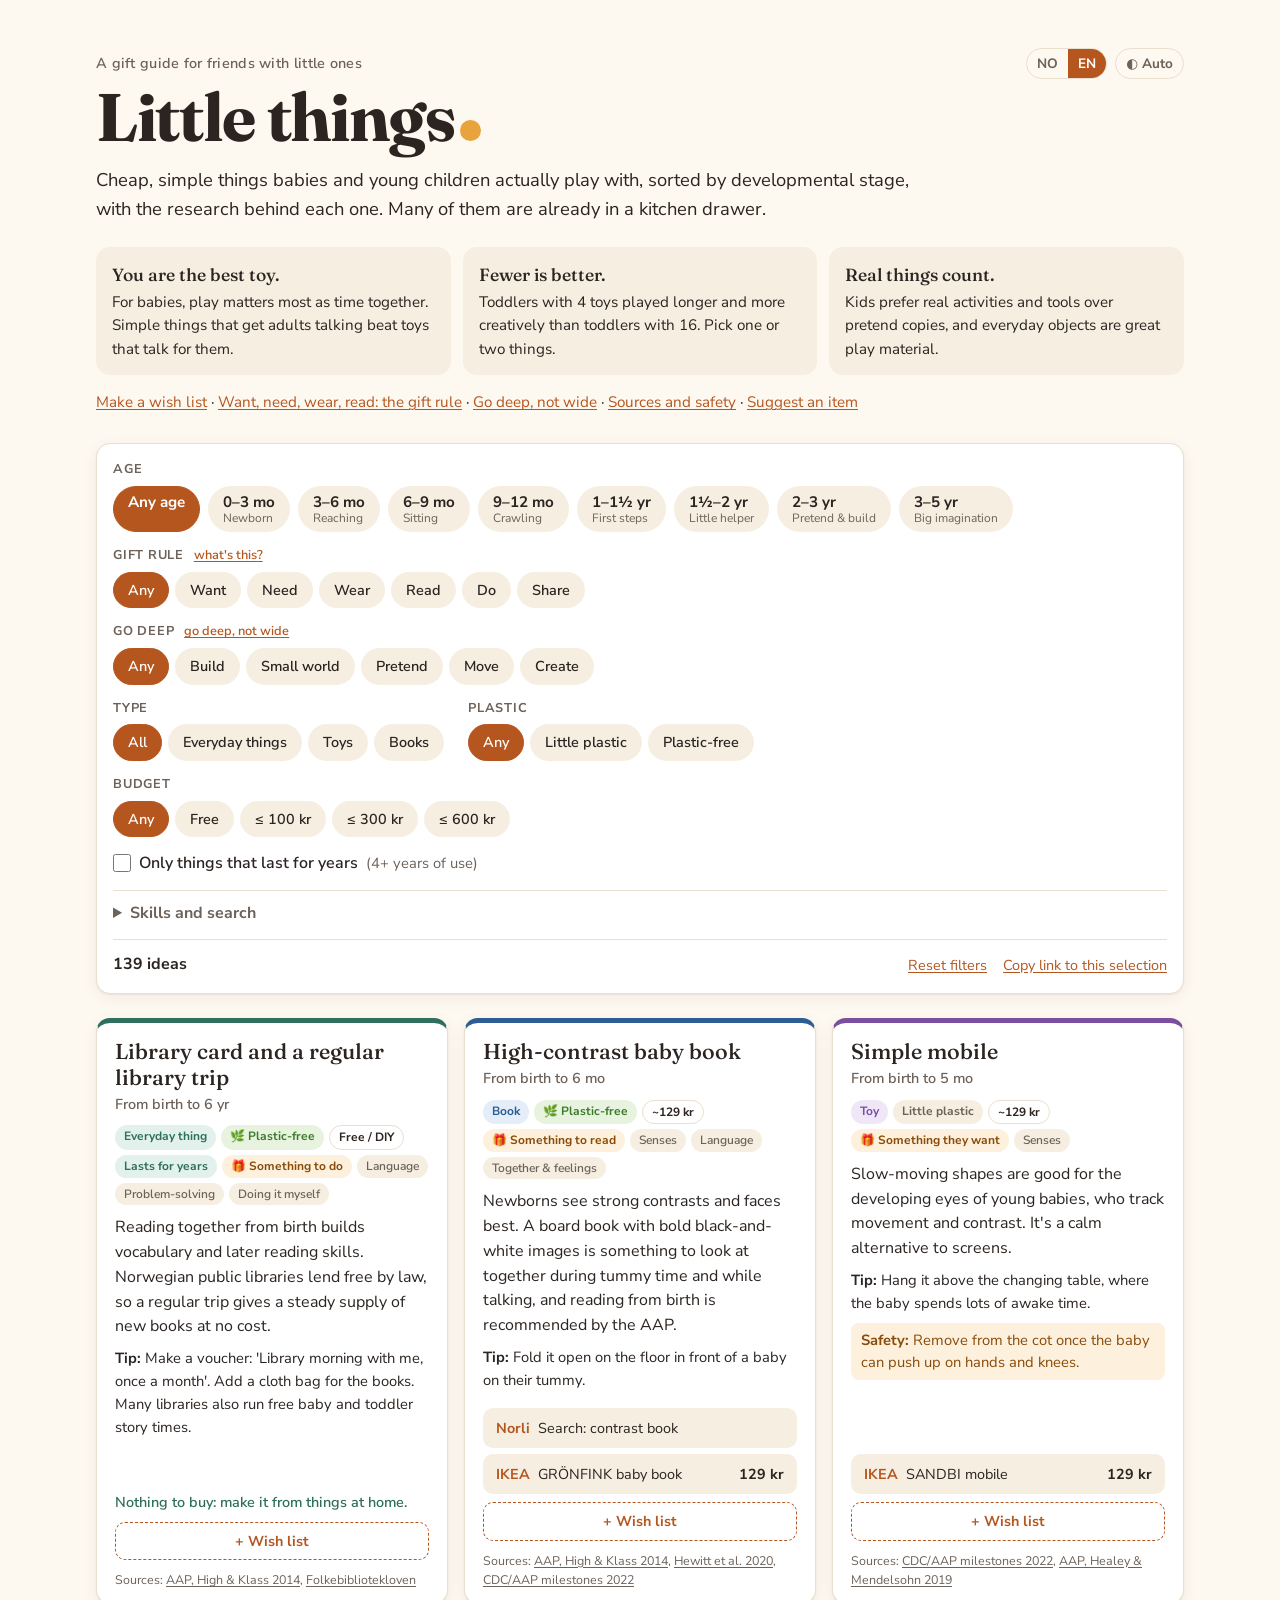
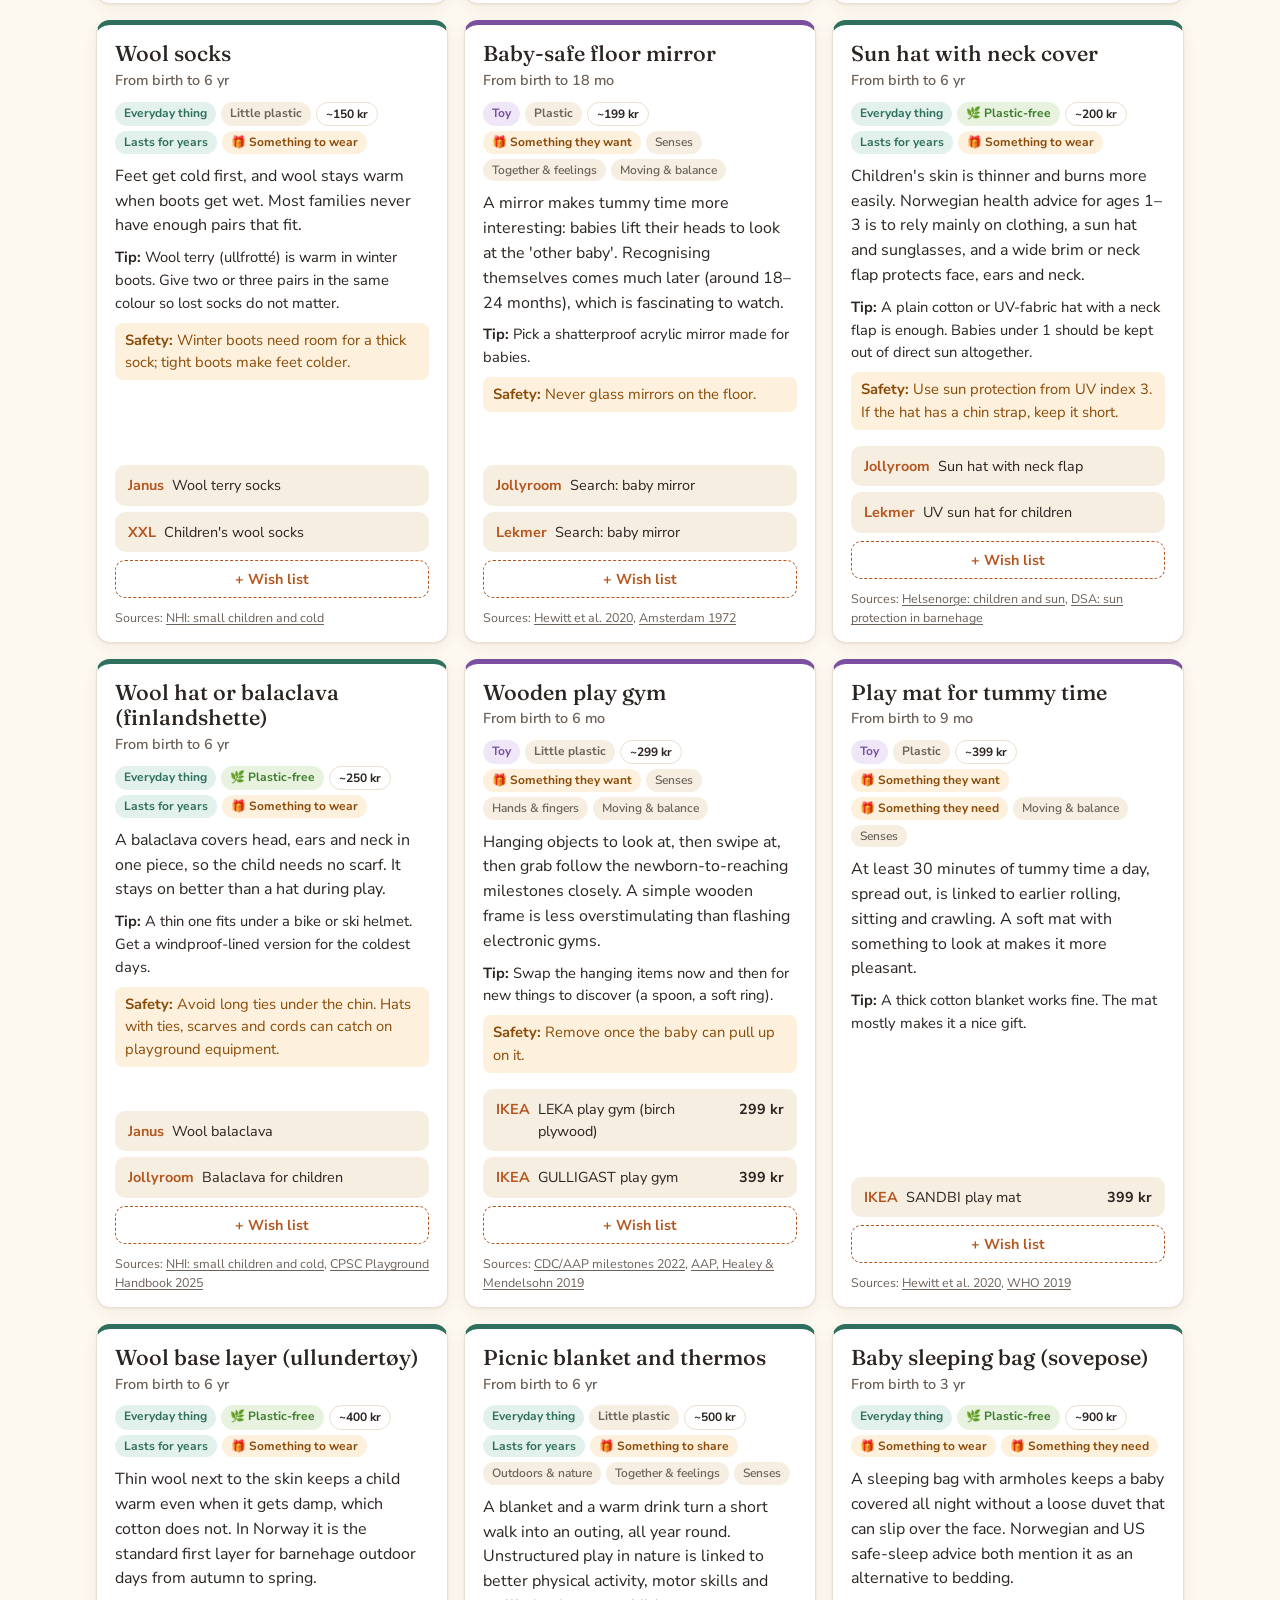
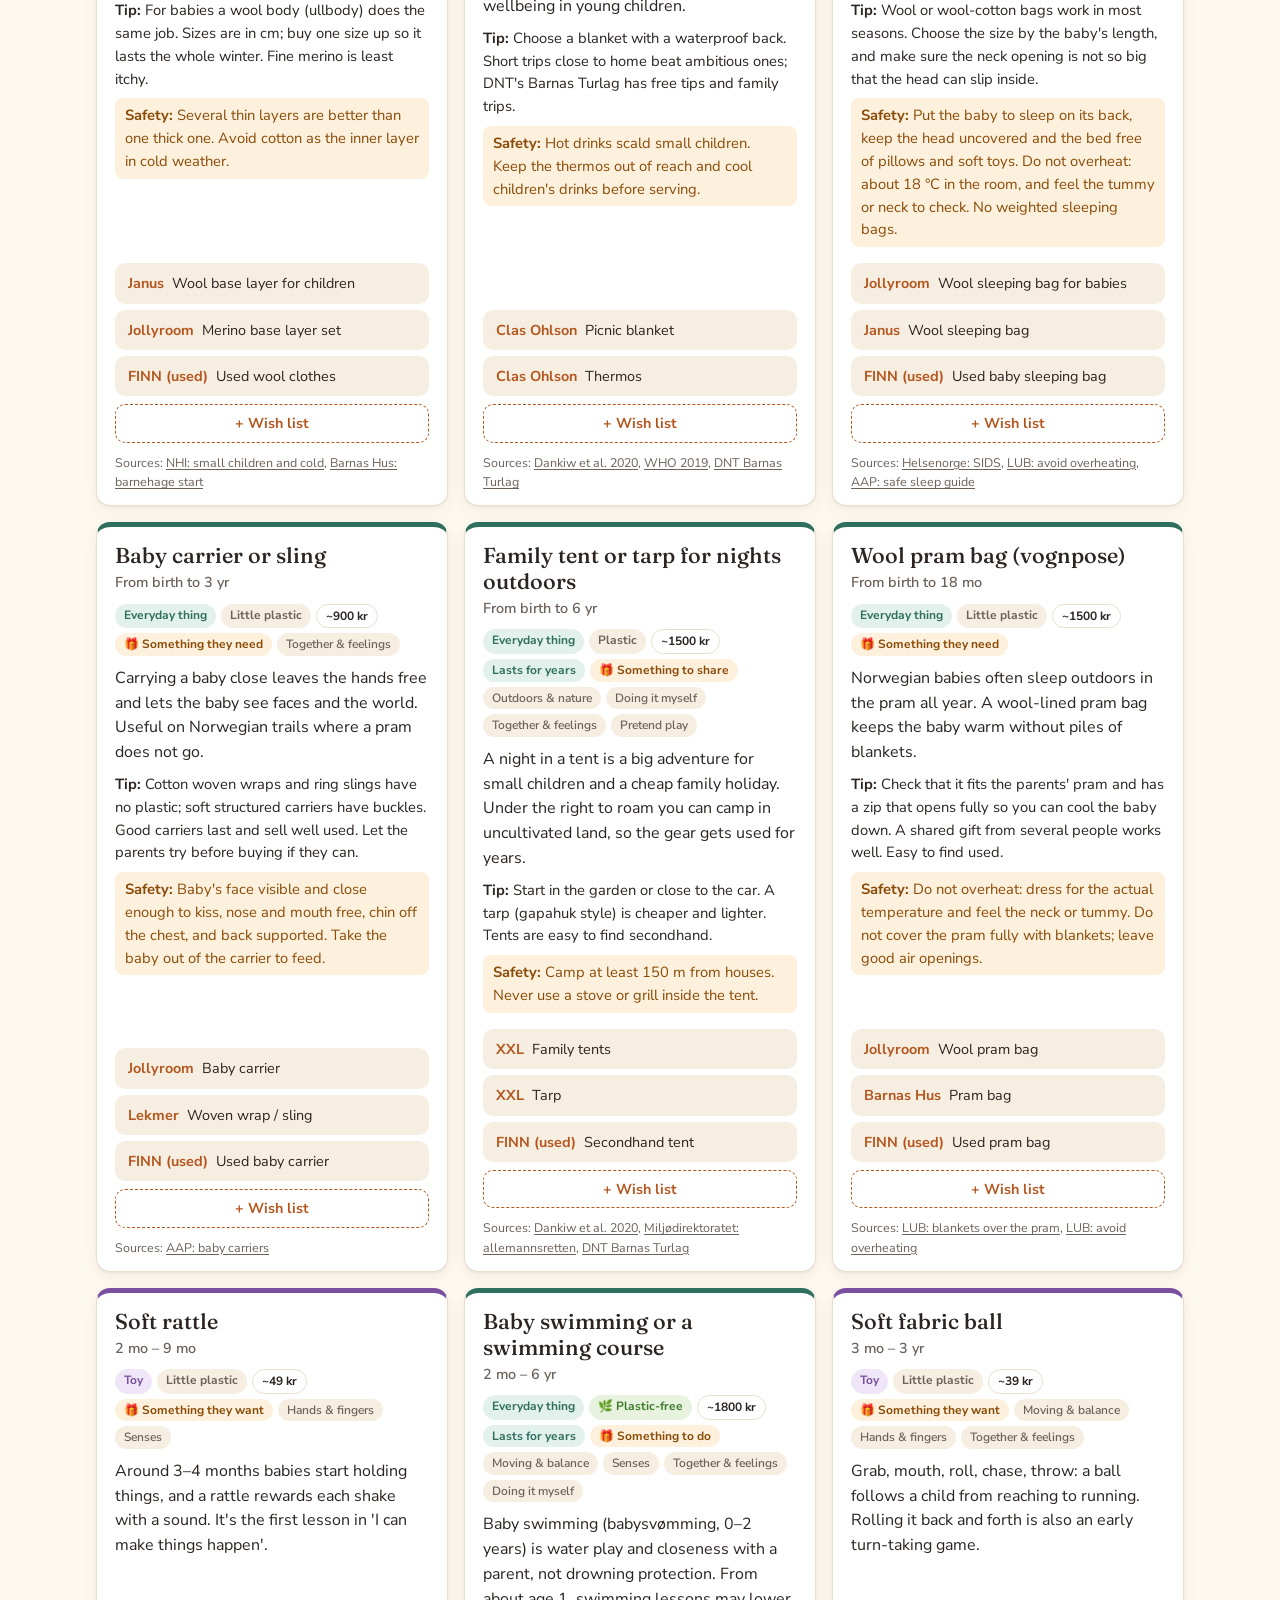
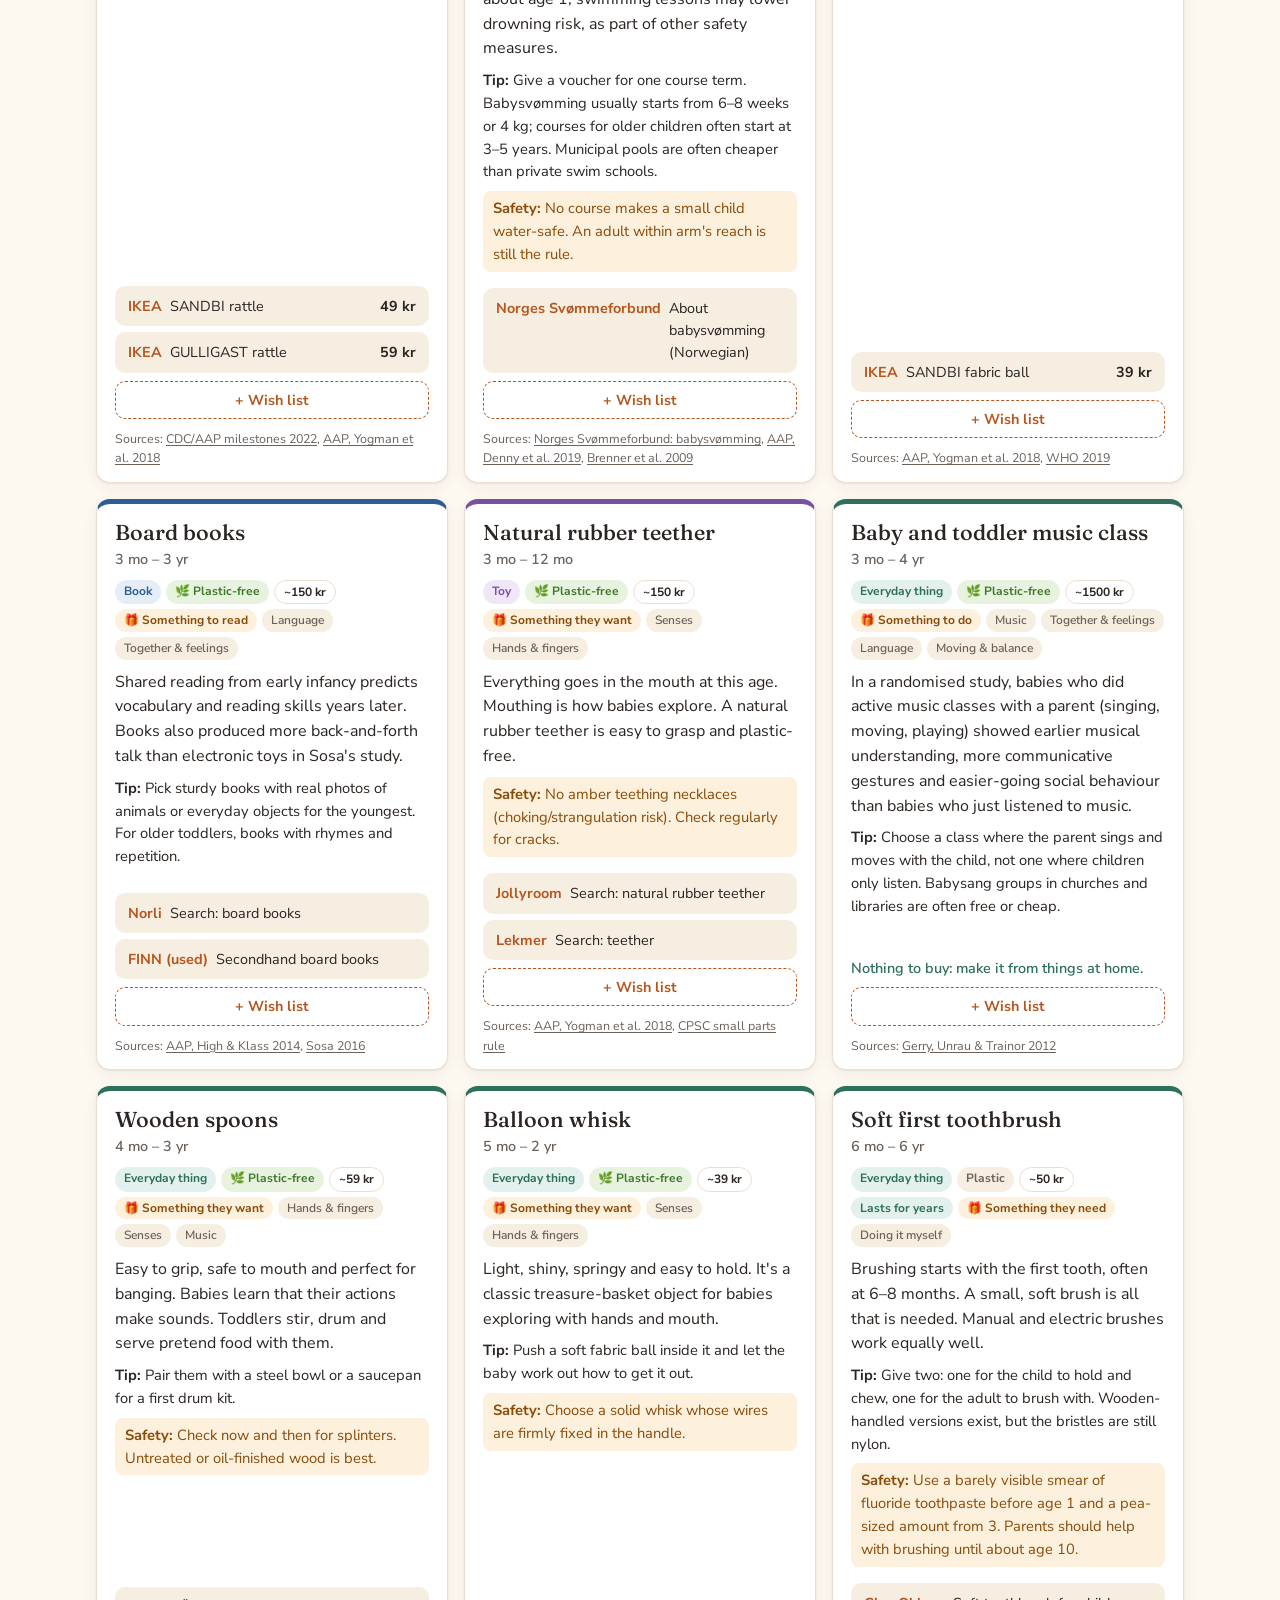
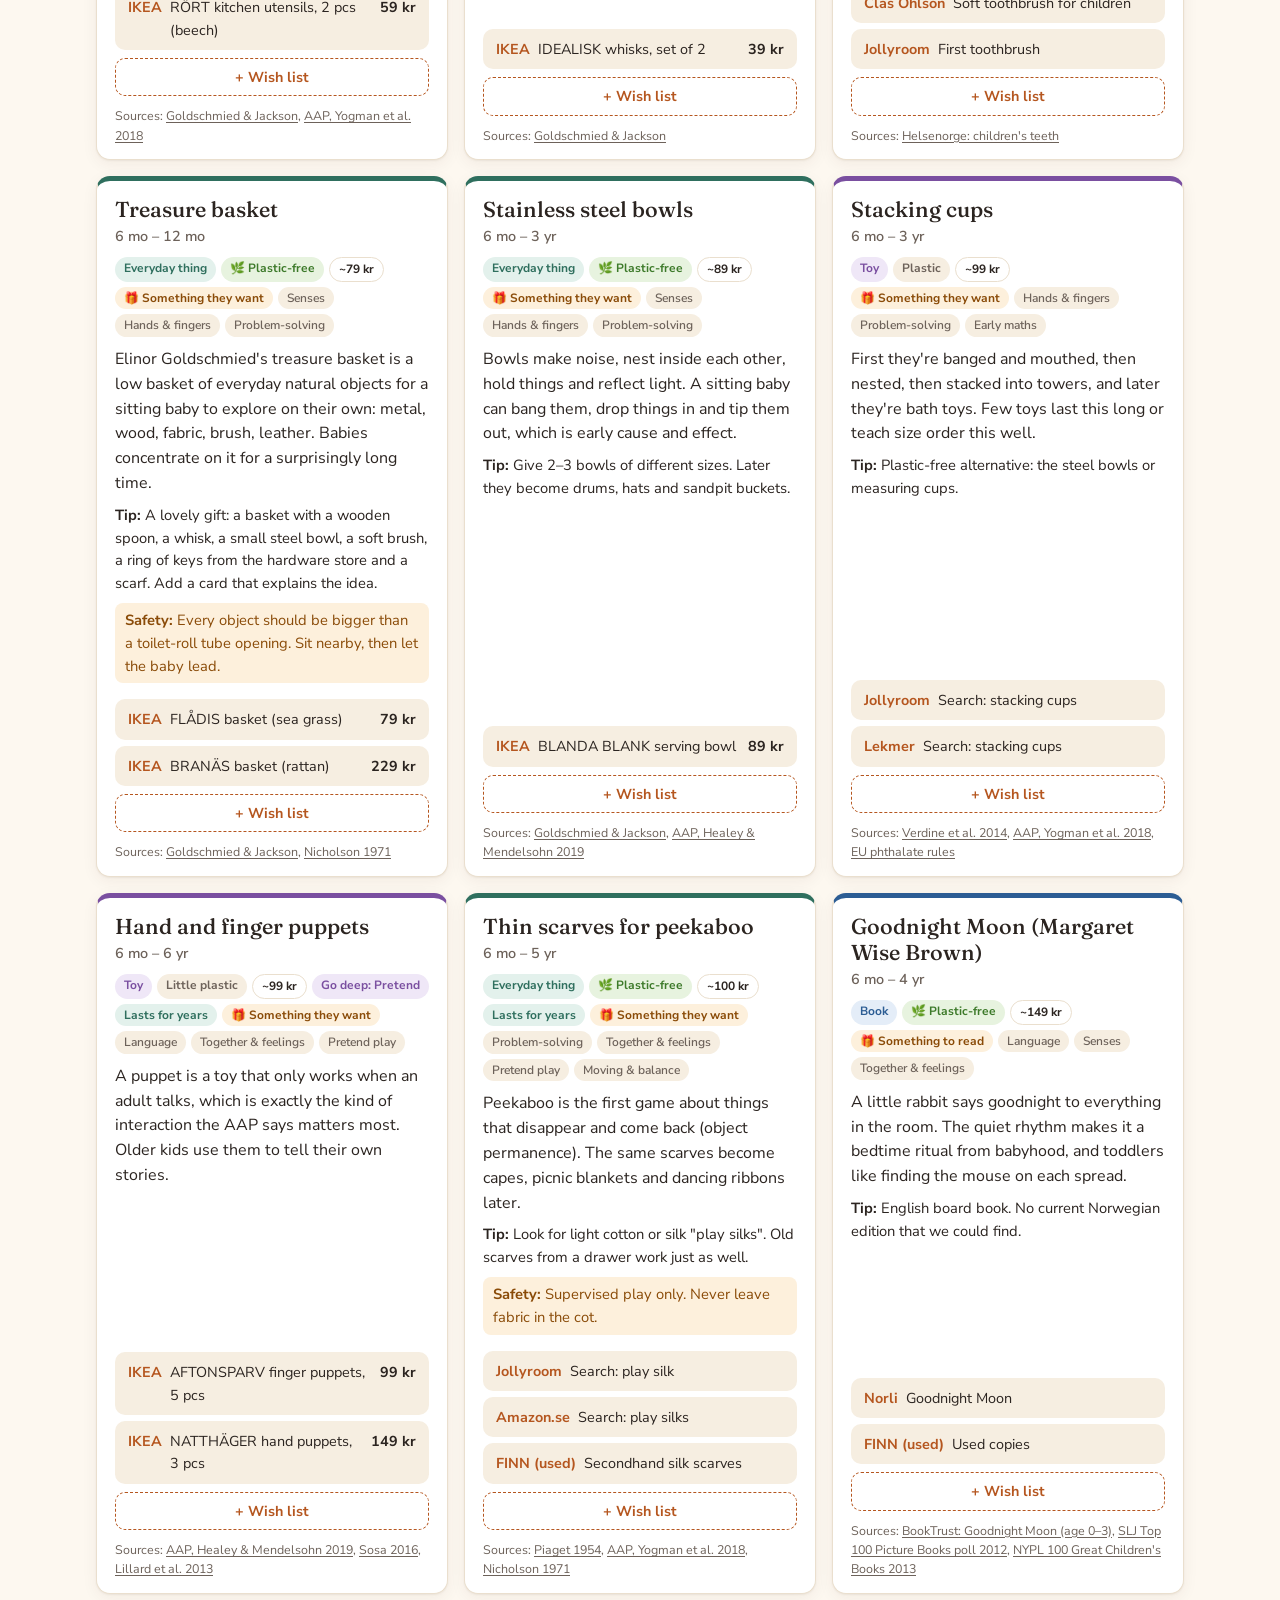
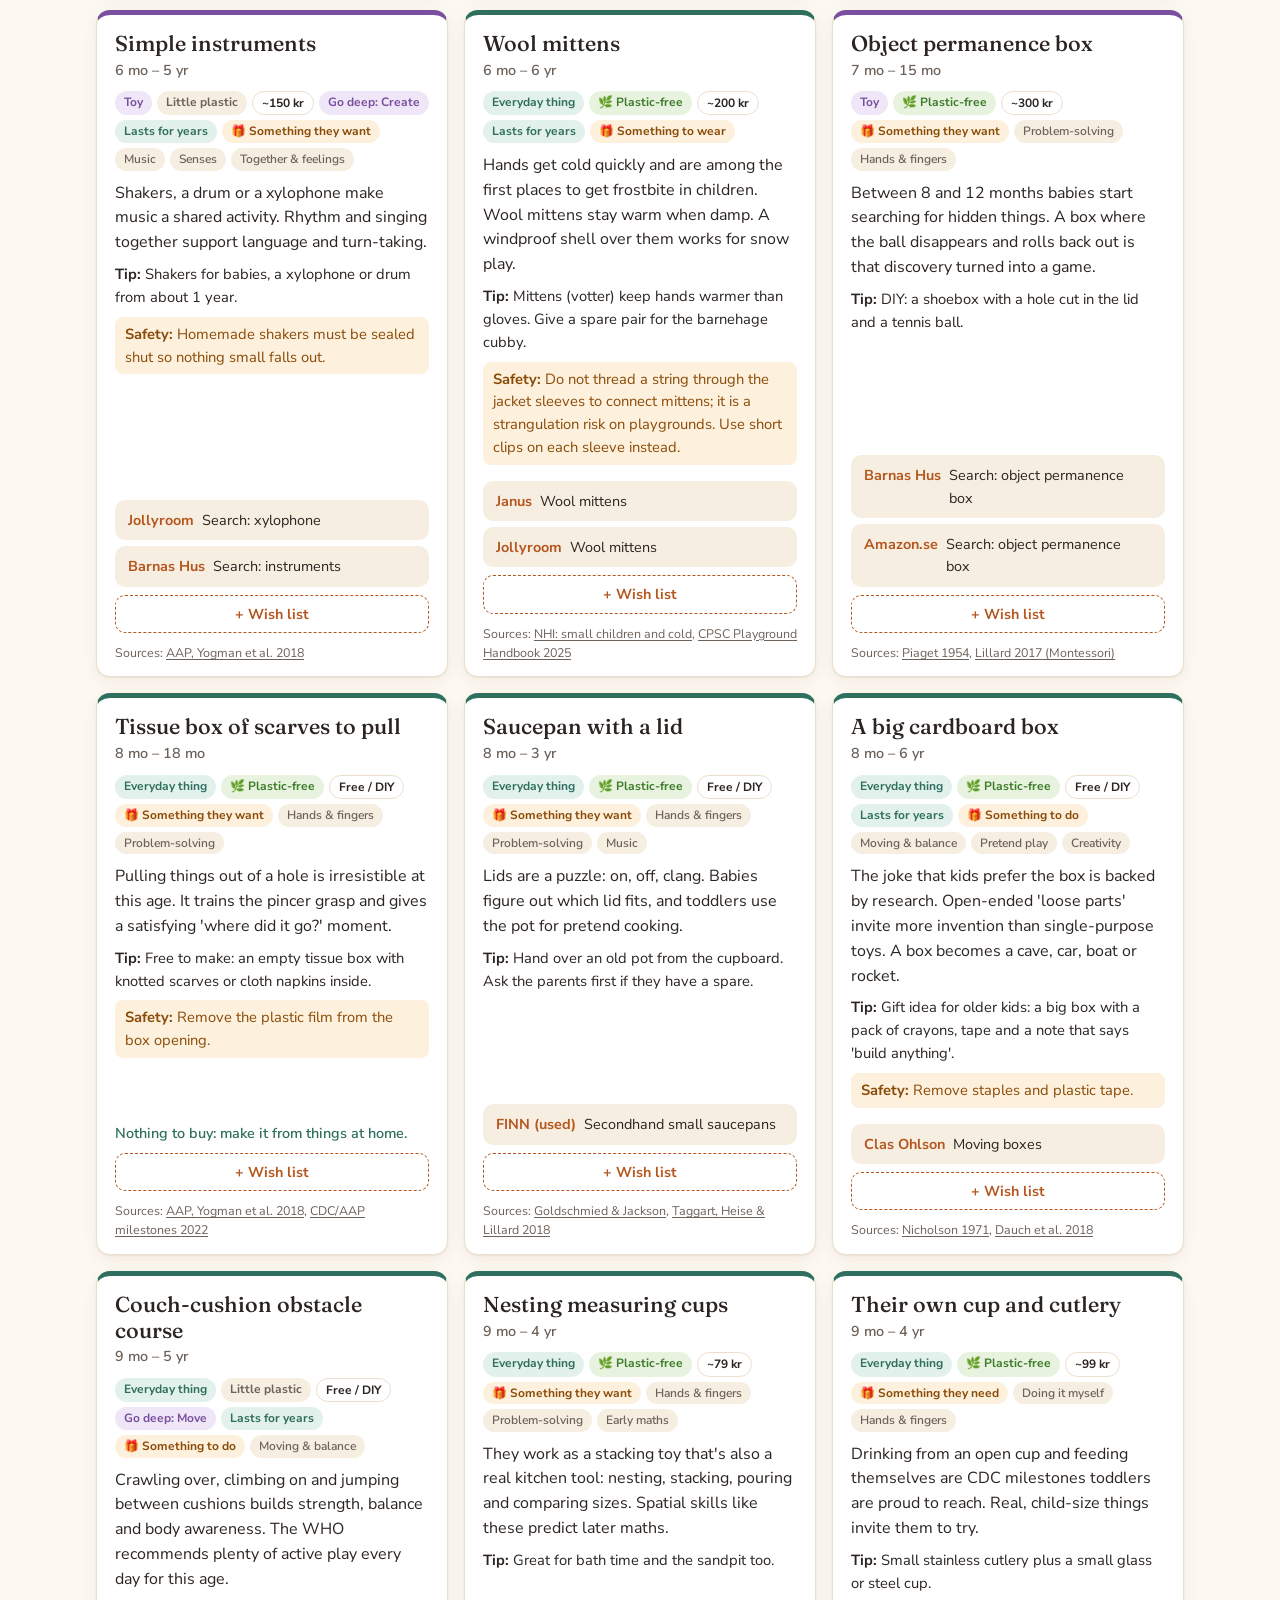
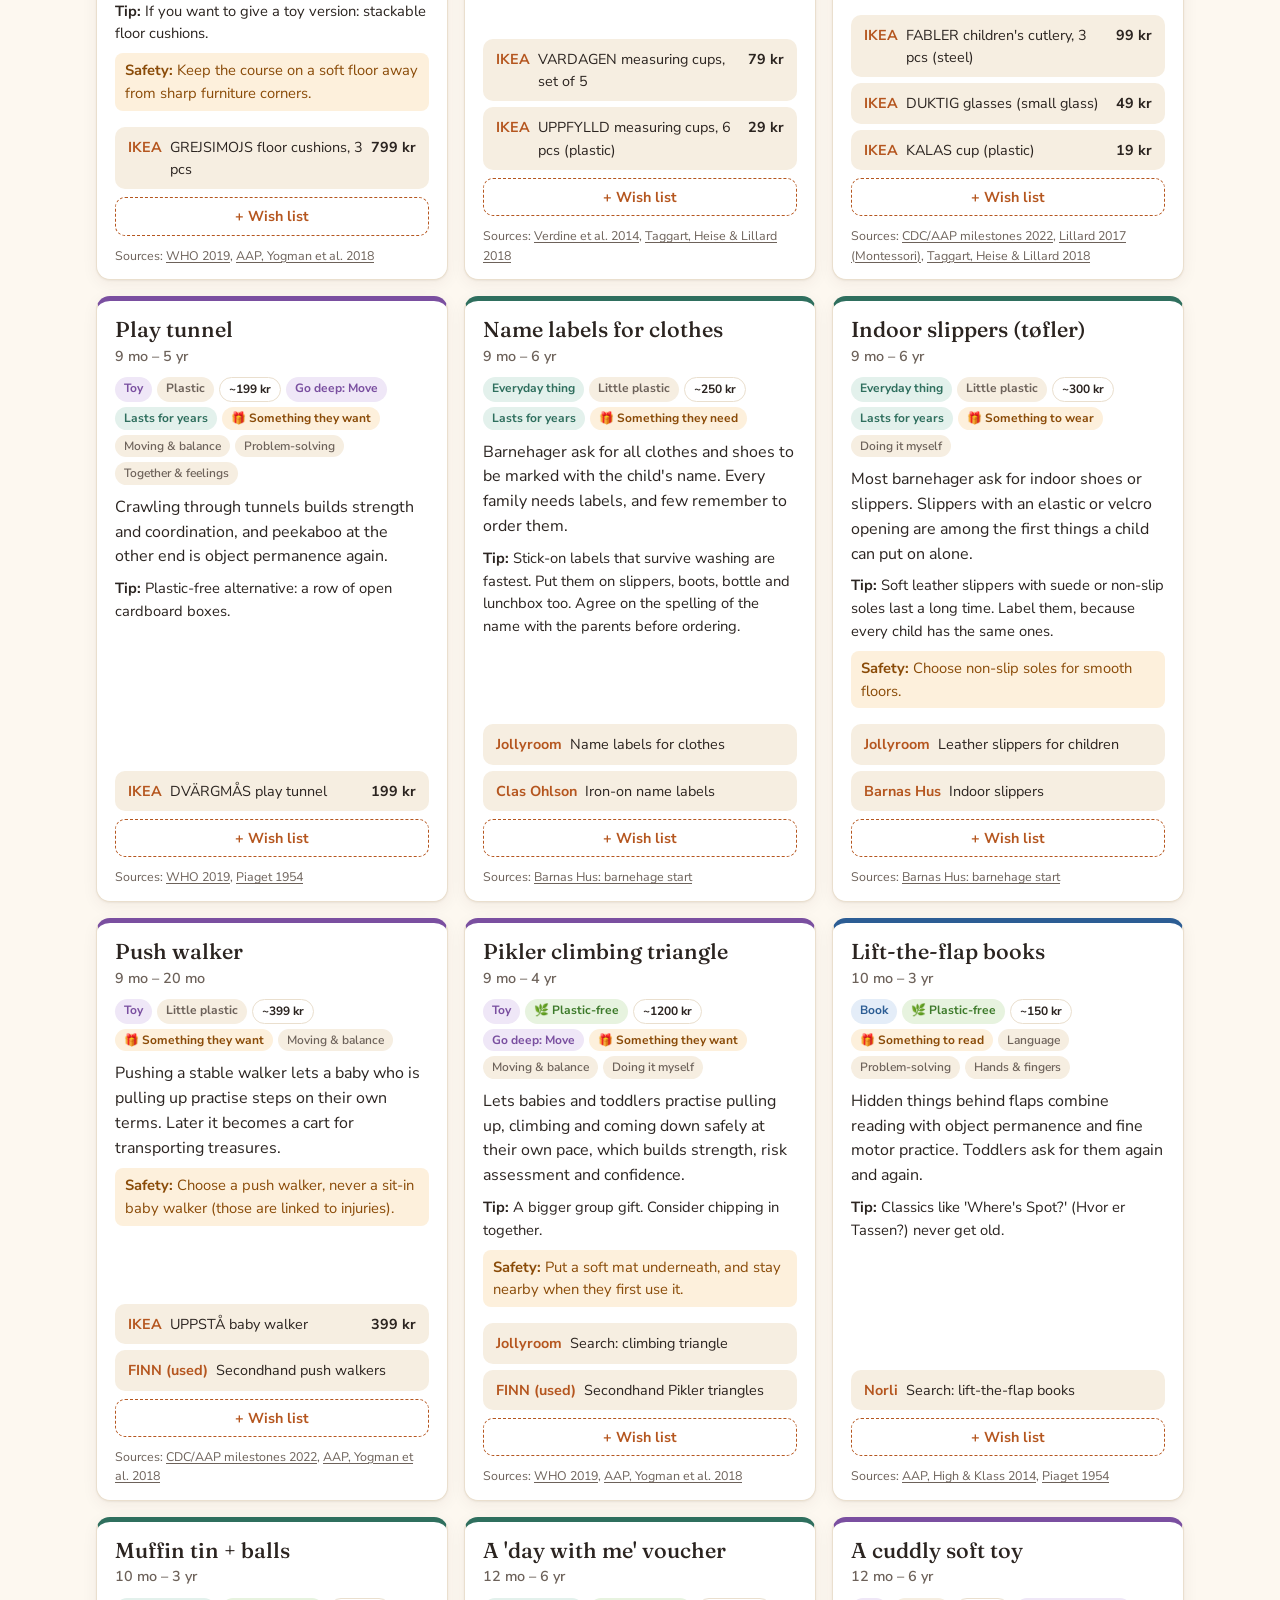
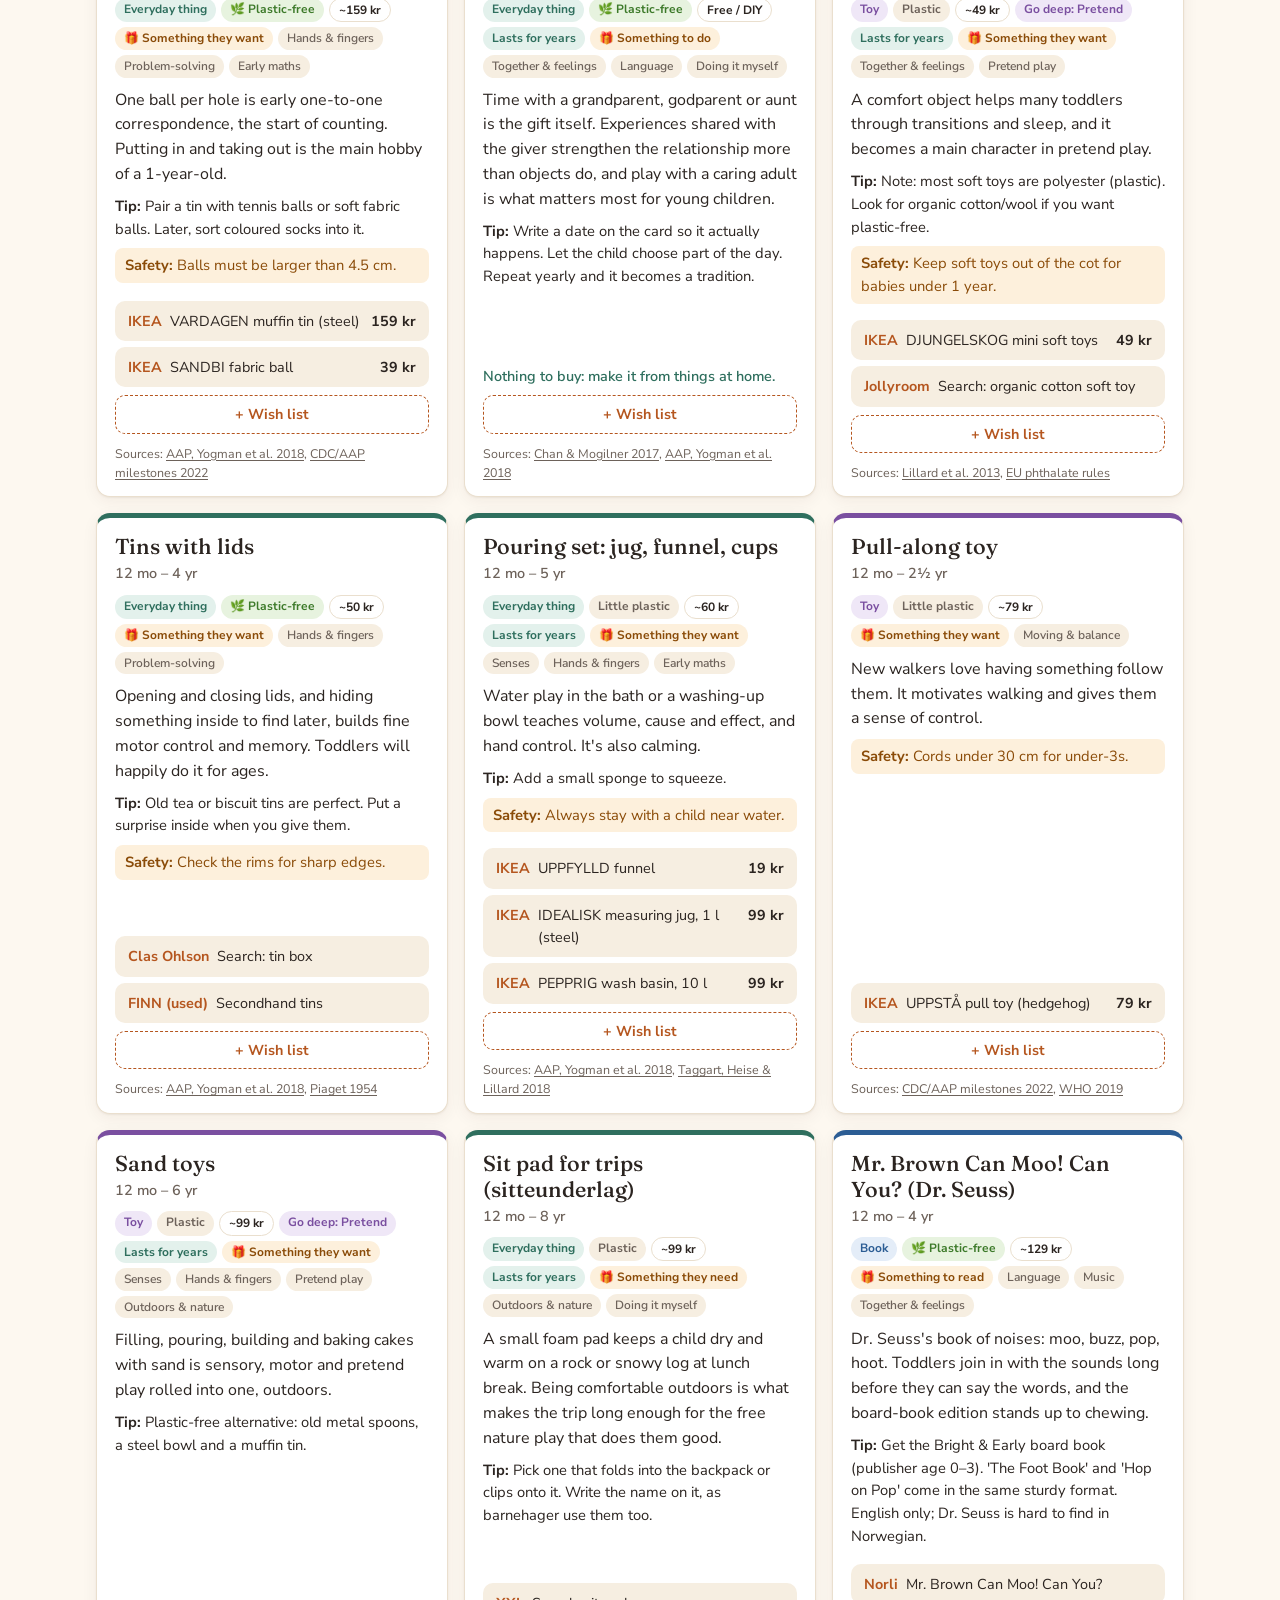
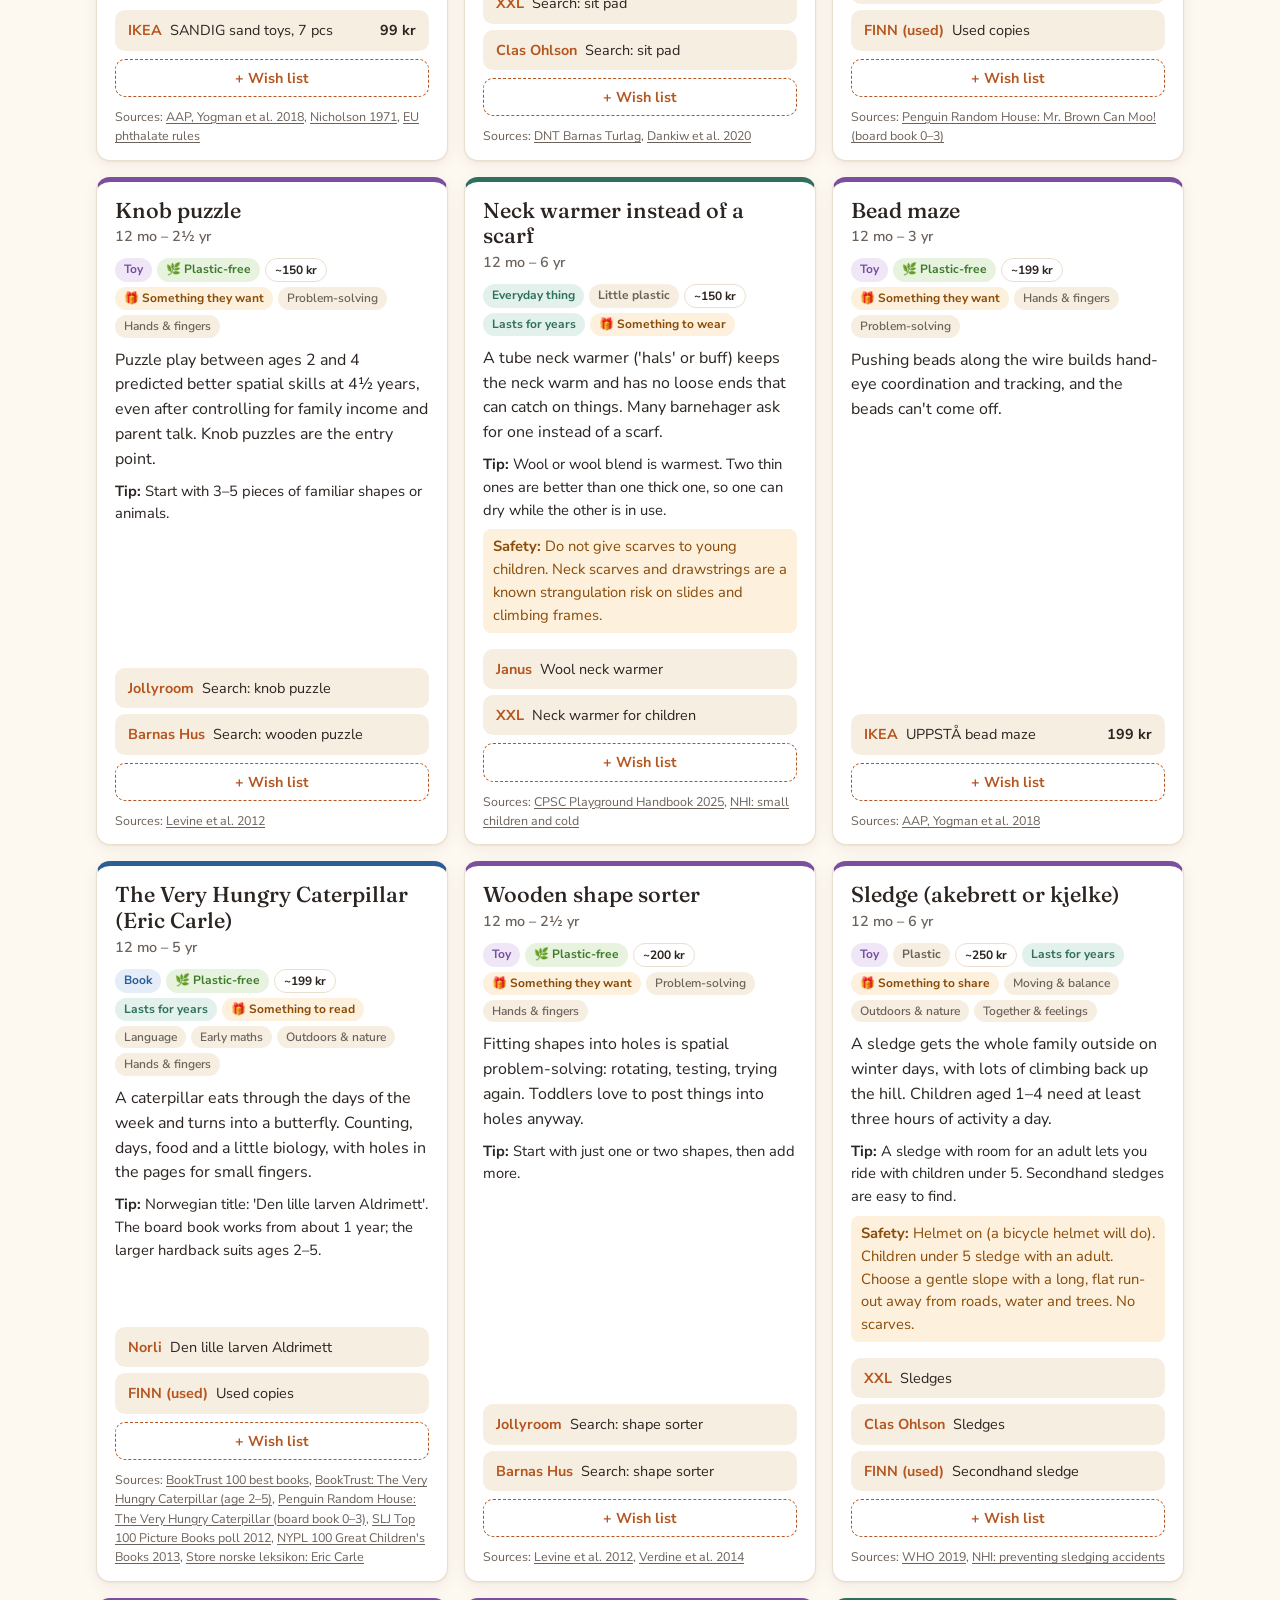
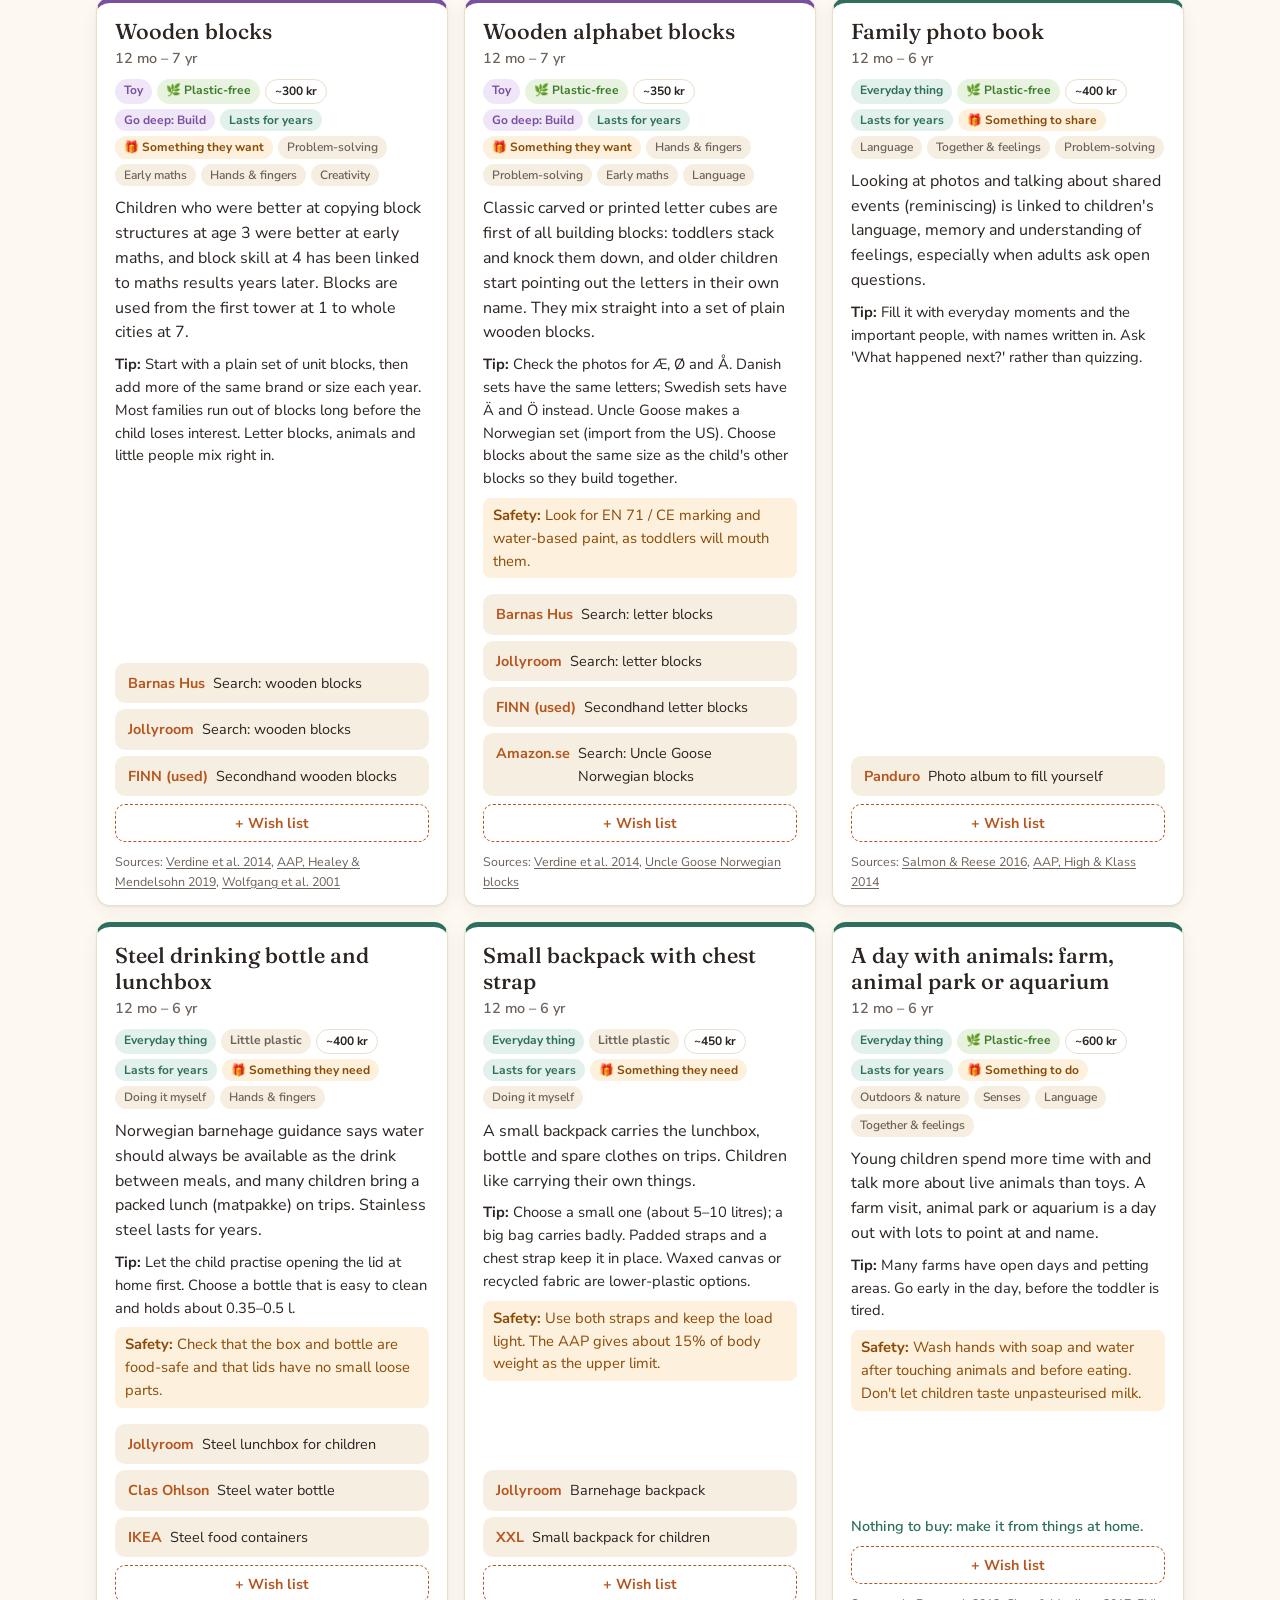
<file: index.html>
<!doctype html>
<html lang="en">
<head>
  <meta charset="utf-8">
  <meta name="viewport" content="width=device-width, initial-scale=1">
  <!-- Language and theme before first paint: stored choice, else browser language / system theme. Same in every page. -->
  <script>(function(){var d=document.documentElement,l=null;try{var t=localStorage.getItem("lt-theme");if(t==="light"||t==="dark")d.dataset.theme=t;l=localStorage.getItem("lt-lang")}catch(e){}var q=new URLSearchParams(location.search).get("lang");if(q==="no"||q==="en")l=q;if(l!=="no"&&l!=="en"){var n=(navigator.languages||[navigator.language||""]).join(",").toLowerCase();l=/(^|,)(nb|nn|no)\b/.test(n)?"no":"en"}d.dataset.lang=l;d.lang=l==="no"?"nb":"en"})()</script>
  <title>Little Things</title>
  <meta name="lt-title-en" content="Little Things">
  <meta name="lt-title-no" content="Små ting">
  <meta name="description" content="Enkle gaver babyer og små barn faktisk bruker, sortert etter alder og med forskningen bak hver idé. Lag en ønskeliste du kan dele. Også på engelsk.">
  <meta name="theme-color" content="#fdf8f0" media="(prefers-color-scheme: light)">
  <meta name="theme-color" content="#1d1916" media="(prefers-color-scheme: dark)">
  <link rel="canonical" href="https://dagfrode.com/little-things/">
  <meta property="og:type" content="website">
  <meta property="og:site_name" content="Små ting · Little things">
  <meta property="og:title" content="Små ting – gaveguide for små barn">
  <meta property="og:description" content="Enkle gaver babyer og små barn faktisk bruker, sortert etter alder og med forskningen bak hver idé. Lag en ønskeliste du kan dele. Også på engelsk.">
  <meta property="og:url" content="https://dagfrode.com/little-things/">
  <meta property="og:image" content="https://dagfrode.com/little-things/img/share-main.png">
  <meta property="og:image:width" content="1200">
  <meta property="og:image:height" content="630">
  <meta property="og:image:alt" content="Små ting: gaveguide for små barn, 0–6 år">
  <meta property="og:locale" content="nb_NO">
  <meta property="og:locale:alternate" content="en_GB">
  <meta name="twitter:card" content="summary_large_image">
  <meta name="twitter:title" content="Små ting – gaveguide for små barn">
  <meta name="twitter:description" content="Enkle gaver babyer og små barn faktisk bruker, sortert etter alder og med forskningen bak hver idé. Lag en ønskeliste du kan dele. Også på engelsk.">
  <meta name="twitter:image" content="https://dagfrode.com/little-things/img/share-main.png">
  <link rel="apple-touch-icon" href="img/icon-180.png">
  <link rel="manifest" href="site.webmanifest">
  <link rel="icon" href="data:image/svg+xml,<svg xmlns='http://www.w3.org/2000/svg' viewBox='0 0 100 100'><circle cx='50' cy='50' r='46' fill='%23e8a33d'/><circle cx='50' cy='50' r='22' fill='%23fdf8f0'/></svg>">
  <link rel="preconnect" href="https://fonts.googleapis.com">
  <link rel="preconnect" href="https://fonts.gstatic.com" crossorigin>
  <link href="https://fonts.googleapis.com/css2?family=Fraunces:opsz,wght@9..144,500;9..144,700&family=Nunito+Sans:opsz,wght@6..12,400;6..12,600;6..12,700&display=swap" rel="stylesheet">
  <link rel="stylesheet" href="styles.css">
</head>
<body>
  <header class="hero">
    <div class="wrap">
      <div class="topbar">
        <p class="eyebrow"><span lang="en">A gift guide for friends with little ones</span><span lang="nb">En gaveguide for venner med små barn</span></p>
        <div id="site-tools" class="site-tools"></div>
      </div>
      <h1><span lang="en">Little things</span><span lang="nb">Små ting</span></h1>
      <p class="lede" lang="en">Cheap, simple things babies and young children actually play with, sorted by developmental stage, with the research behind each one. Many of them are already in a kitchen drawer.</p>
      <p class="lede" lang="nb">Billige, enkle ting som babyer og små barn faktisk leker med, sortert etter utviklingstrinn og med forskningen bak hver av dem. Mange av dem ligger allerede i en kjøkkenskuff.</p>
      <ul class="principles" lang="en">
        <li><strong>You are the best toy.</strong> For babies, play matters most as time together. Simple things that get adults talking beat toys that talk for them.</li>
        <li><strong>Fewer is better.</strong> Toddlers with 4 toys played longer and more creatively than toddlers with 16. Pick one or two things.</li>
        <li><strong>Real things count.</strong> Kids prefer real activities and tools over pretend copies, and everyday objects are great play material.</li>
      </ul>
      <ul class="principles" lang="nb">
        <li><strong>Du er den beste leken.</strong> For babyer handler lek mest om tid sammen. Enkle ting som får voksne til å snakke, slår leker som snakker for dem.</li>
        <li><strong>Færre er bedre.</strong> Småbarn med 4 leker lekte lenger og mer kreativt enn småbarn med 16. Velg én eller to ting.</li>
        <li><strong>Ekte ting teller.</strong> Barn foretrekker ekte aktiviteter og redskaper framfor lekekopier, og hverdagsting er flott lekemateriale.</li>
      </ul>
      <p class="hero-links" lang="en"><a href="wish.html?edit=1">Make a wish list</a> · <a href="gift-rule.html">Want, need, wear, read: the gift rule</a> · <a href="gift-rule.html#deep">Go deep, not wide</a> · <a href="#sources">Sources and safety</a> · <a href="https://github.com/dagfrode/little-things">Suggest an item</a></p>
      <p class="hero-links" lang="nb"><a href="wish.html?edit=1">Lag en ønskeliste</a> · <a href="gift-rule.html">Ønske, trenge, ha på, lese: gaveregelen</a> · <a href="gift-rule.html#deep">Gå i dybden</a> · <a href="#sources">Kilder og sikkerhet</a> · <a href="https://github.com/dagfrode/little-things">Foreslå en ting</a></p>
    </div>
  </header>

  <main class="wrap">
    <section class="filters" aria-label="Filters">
      <div class="filter-group">
        <h2 class="filter-label" id="lbl-age" data-i18n="age">Age</h2>
        <div class="chips" role="group" aria-labelledby="lbl-age" id="f-age"></div>
      </div>

      <div class="filter-group">
        <h2 class="filter-label"><span id="lbl-gift" data-i18n="gift_rule">Gift rule</span> <a class="label-help" href="gift-rule.html" data-i18n="whats_this">what's this?</a></h2>
        <div class="seg" role="group" aria-labelledby="lbl-gift" id="f-gift"></div>
      </div>

      <div class="filter-group">
        <h2 class="filter-label"><span id="lbl-core" data-i18n="core_sets">Go deep</span> <a class="label-help" href="gift-rule.html#deep" data-i18n="go_deep_link">go deep, not wide</a></h2>
        <div class="seg" role="group" aria-labelledby="lbl-core" id="f-core"></div>
      </div>

      <div class="filter-row">
        <div class="filter-group">
          <h2 class="filter-label" id="lbl-kind" data-i18n="type">Type</h2>
          <div class="seg" role="group" aria-labelledby="lbl-kind" id="f-kind"></div>
        </div>
        <div class="filter-group">
          <h2 class="filter-label" id="lbl-plastic" data-i18n="plastic">Plastic</h2>
          <div class="seg" role="group" aria-labelledby="lbl-plastic" id="f-plastic"></div>
        </div>
        <div class="filter-group">
          <h2 class="filter-label" id="lbl-price" data-i18n="budget">Budget</h2>
          <div class="seg" role="group" aria-labelledby="lbl-price" id="f-price"></div>
        </div>
      </div>

      <label class="toggle"><input type="checkbox" id="f-years"> <span data-i18n="years_toggle">Only things that last for years</span> <span class="muted" data-i18n="years_note">(4+ years of use)</span></label>

      <details class="more-filters" id="more-filters">
        <summary data-i18n="skills_search">Skills and search</summary>
        <div class="filter-group">
          <h2 class="filter-label" id="lbl-skill" data-i18n="good_for">Good for (any of)</h2>
          <div class="chips" role="group" aria-labelledby="lbl-skill" id="f-skill"></div>
        </div>
        <div class="filter-group">
          <label class="filter-label" for="f-q" data-i18n="search">Search</label>
          <input type="search" id="f-q" placeholder="e.g. bowl, puzzle, bath" data-i18n-placeholder="search_ph" autocomplete="off">
        </div>
      </details>

      <div class="result-bar">
        <p id="count" aria-live="polite"></p>
        <div class="result-actions">
          <button type="button" class="link-btn" id="reset" data-i18n="reset">Reset filters</button>
          <button type="button" class="link-btn" id="share" data-i18n="share">Copy link to this selection</button>
        </div>
      </div>
    </section>

    <section id="items" class="grid" aria-label="Items"></section>
    <p id="empty" class="empty" hidden data-i18n="empty">No matches. Try a wider age or budget.</p>

    <section id="sources" class="about">
      <div lang="en">
        <h2>Safety basics</h2>
        <ul>
          <li><strong>Choking:</strong> for children under 3 (and older ones who still mouth things), anything that fits through a toilet-roll tube is too small. Balls should be larger than about 4.5 cm.</li>
          <li><strong>Never:</strong> button/coin batteries, loose magnets, balloons, or cords longer than 30 cm near babies.</li>
          <li><strong>Everyday objects</strong> aren't tested as toys. Check edges and loose parts, and stay close.</li>
          <li><strong>Plastic:</strong> the EU bans the most harmful phthalates in toys, but enforcement checks still find them in cheap soft-PVC toys. Buying from established stores, buying secondhand quality, or choosing steel, wood, cotton and natural rubber lowers the risk.</li>
        </ul>
        <p class="muted">The plastic filter: <em>plastic-free</em> means no plastic parts; <em>little plastic</em> also includes items that are mainly another material with some plastic parts, or polyester stuffing.</p>
        <h2>Sources</h2>
        <p class="muted">Every item lists the sources behind it. Prices are approximate (NOK), and IKEA prices were checked in October 2026. Other store links open a search, so they keep working when a product changes.</p>
      </div>
      <div lang="nb">
        <h2>Sikkerhet</h2>
        <ul>
          <li><strong>Kvelning:</strong> for barn under 3 år (og eldre barn som fortsatt putter ting i munnen) er alt som går gjennom en dorullhylse for lite. Baller bør være større enn ca. 4,5 cm.</li>
          <li><strong>Aldri:</strong> knappecellebatterier, løse magneter, ballonger eller snorer lengre enn 30 cm i nærheten av babyer.</li>
          <li><strong>Hverdagsting</strong> er ikke testet som leker. Sjekk kanter og løse deler, og vær i nærheten.</li>
          <li><strong>Plast:</strong> EU forbyr de mest skadelige ftalatene i leker, men kontroller finner dem fortsatt i billige leker av myk PVC. Kjøp fra etablerte butikker, kjøp god kvalitet brukt, eller velg stål, tre, bomull og naturgummi for å senke risikoen.</li>
        </ul>
        <p class="muted">Plastfilteret: <em>plastfri</em> betyr ingen plastdeler; <em>lite plast</em> tar også med ting som hovedsakelig er av et annet materiale med noen plastdeler, eller polyesterfyll.</p>
        <h2>Kilder</h2>
        <p class="muted">Hver ting viser kildene bak den. Prisene er omtrentlige (NOK), og IKEA-prisene ble sjekket i oktober 2026. Andre butikklenker åpner et søk, så de fortsetter å virke når et produkt endres.</p>
      </div>
      <ol id="source-list" class="source-list"></ol>
    </section>
  </main>

  <footer class="wrap footer">
    <p lang="en">Made by <a href="https://dagfrode.com">Dag Frode</a> for friends with new babies. Not medical advice; every child develops at their own pace.</p>
    <p lang="nb">Laget av <a href="https://dagfrode.com">Dag Frode</a> for venner med nye babyer. Ikke medisinske råd; hvert barn utvikler seg i sitt eget tempo.</p>
  </footer>

  <div id="wish-bar" class="wish-bar" hidden>
    <div class="wrap wish-bar-inner">
      <span id="wish-count"></span>
      <a id="wish-open" href="wish.html?edit=1"></a>
    </div>
  </div>

  <script src="common.js"></script>
  <script src="app.js"></script>
</body>
</html>
</file>
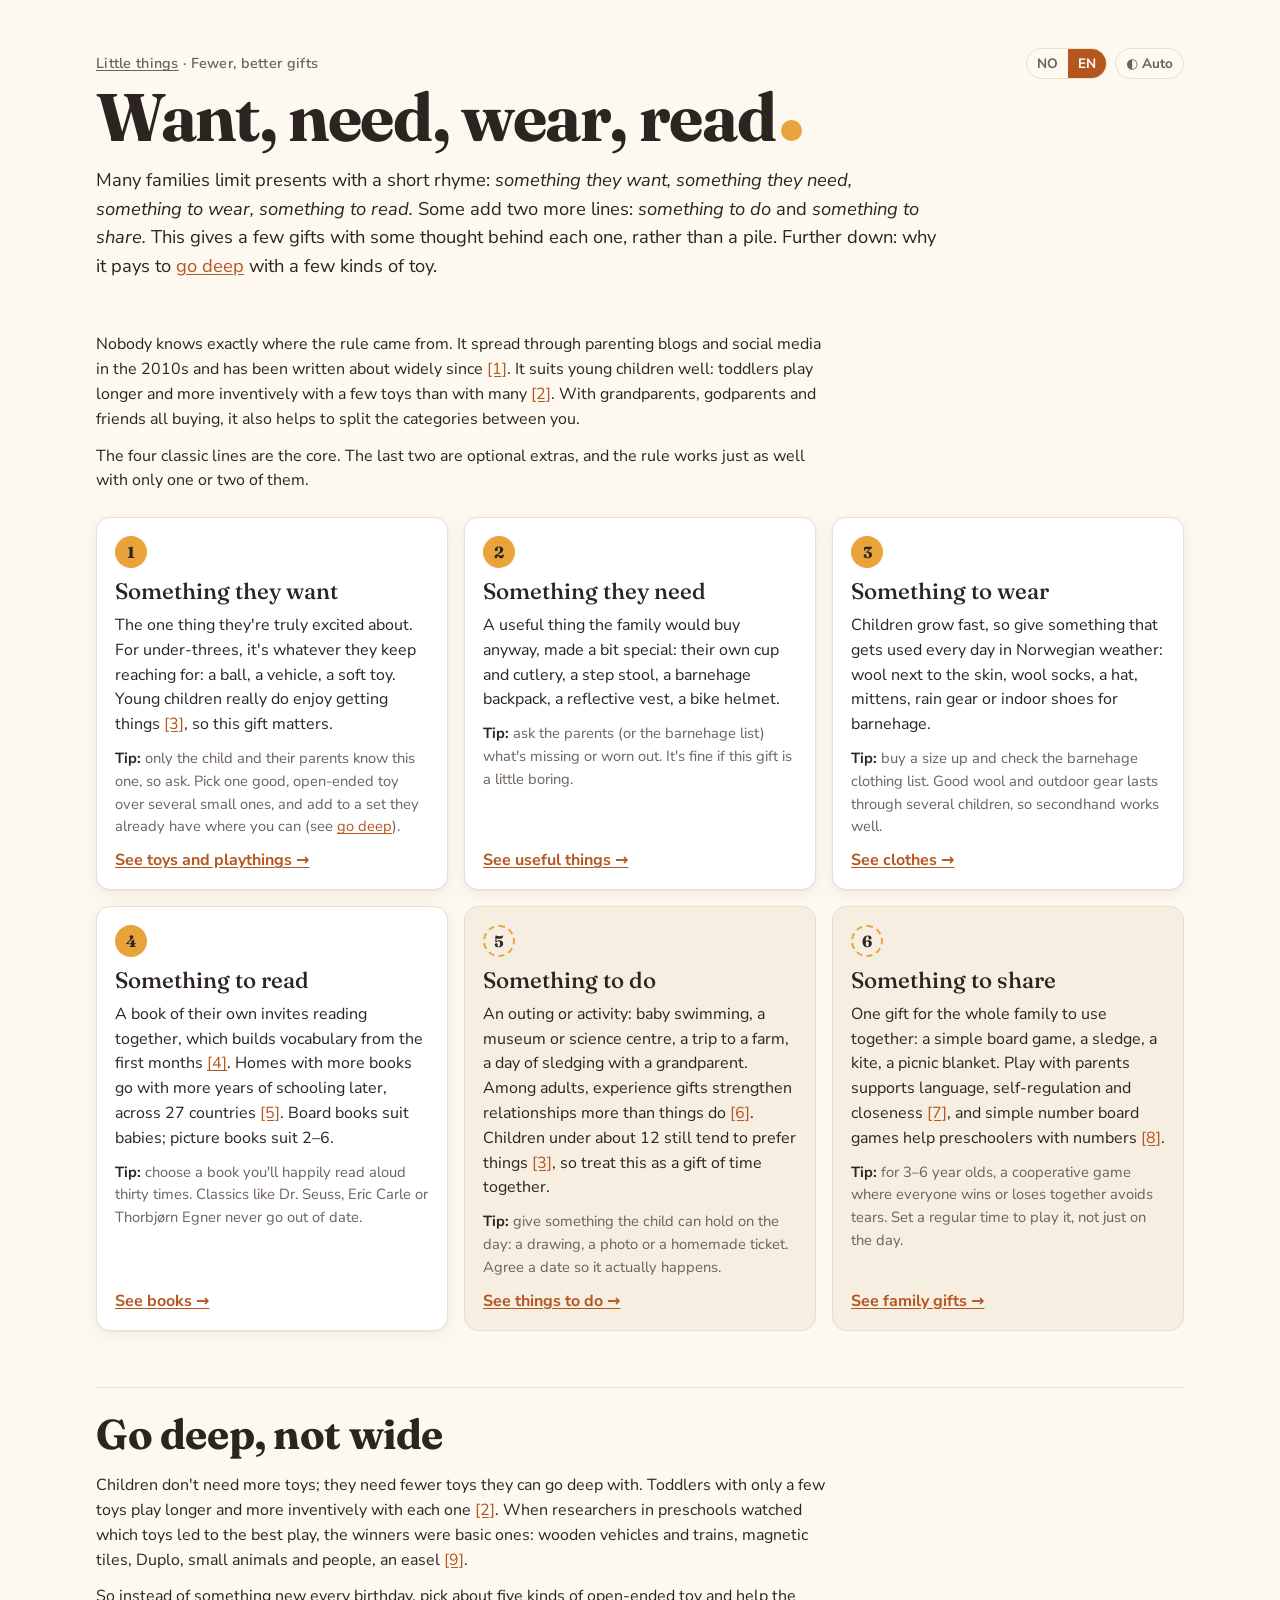
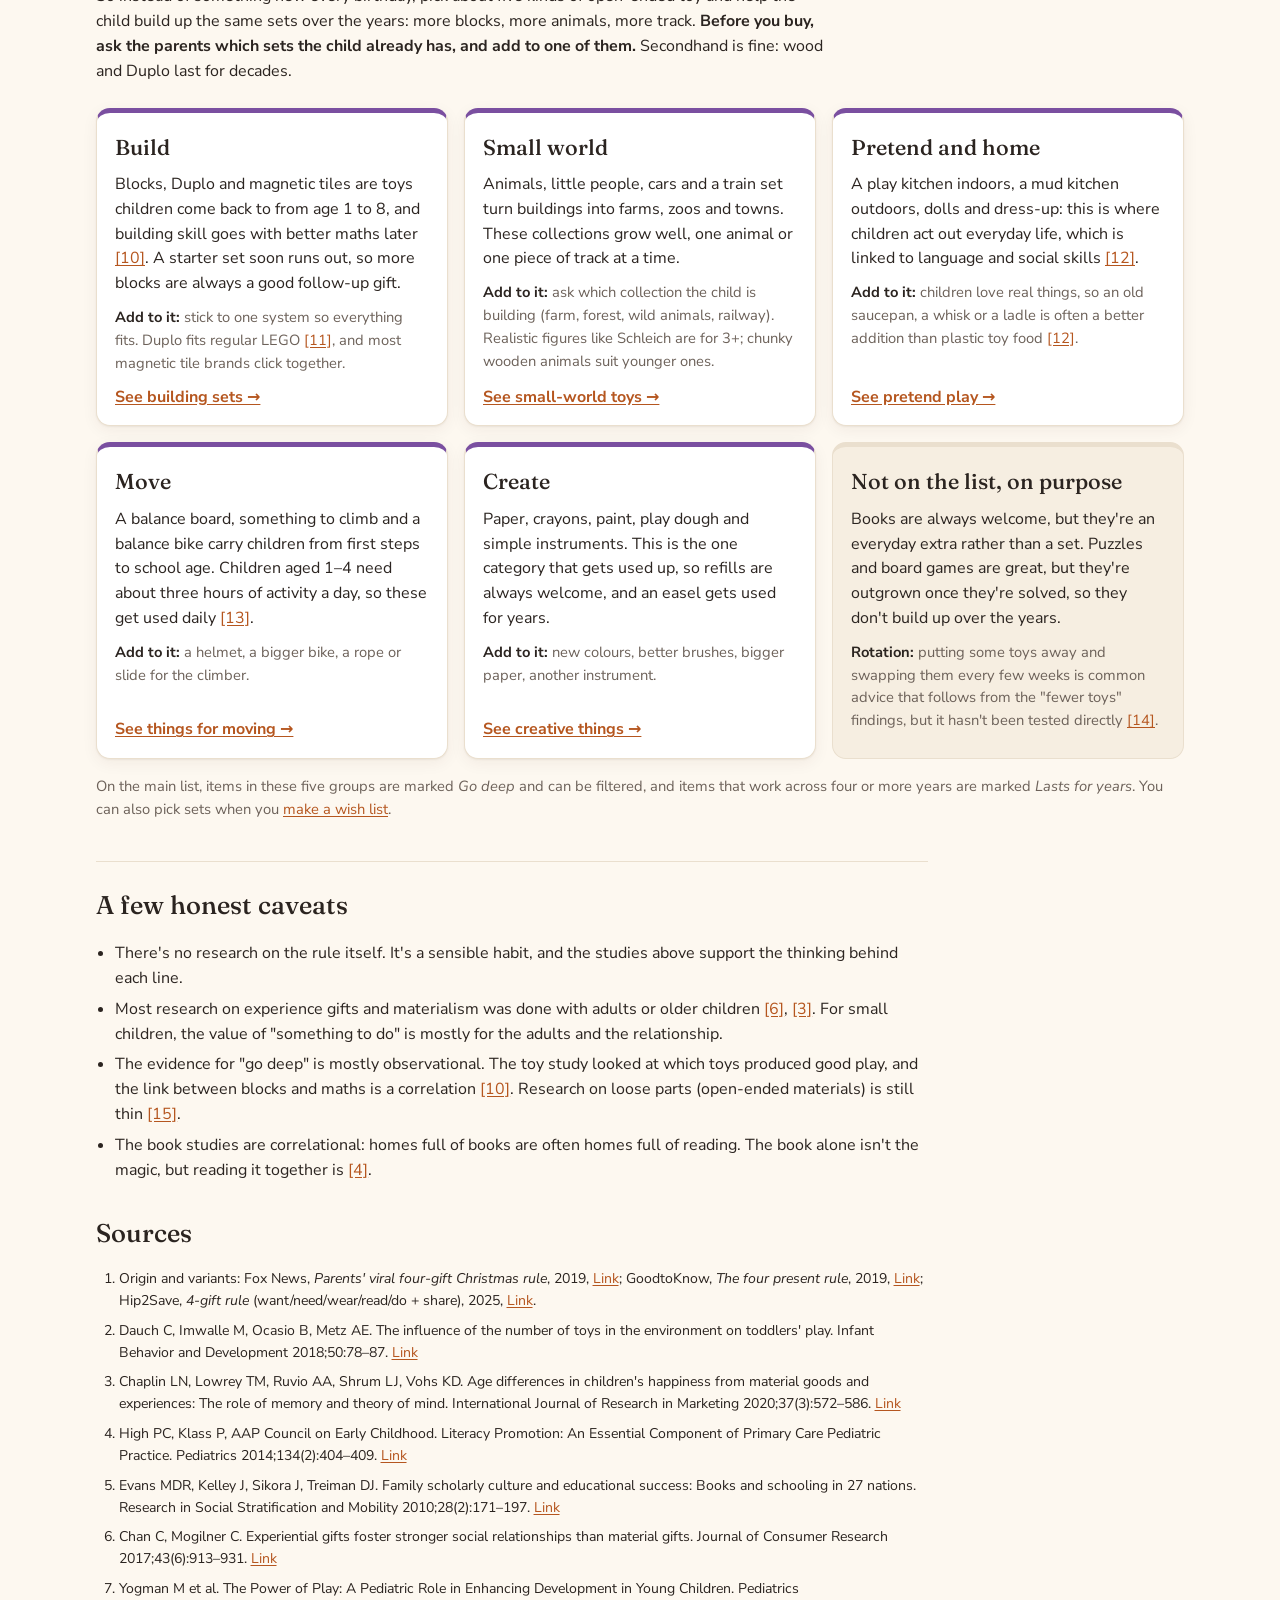
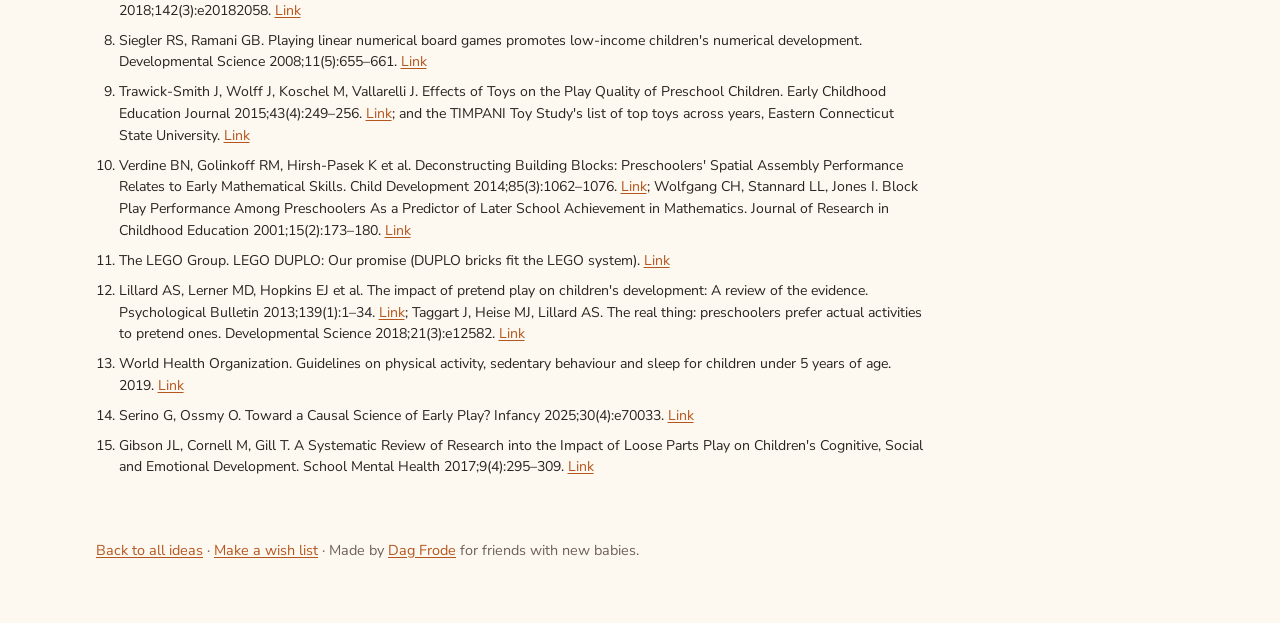
<file: gift-rule.html>
<!doctype html>
<html lang="en">
<head>
  <meta charset="utf-8">
  <meta name="viewport" content="width=device-width, initial-scale=1">
  <!-- Language and theme before first paint: stored choice, else browser language / system theme. Same in every page. -->
  <script>(function(){var d=document.documentElement,l=null;try{var t=localStorage.getItem("lt-theme");if(t==="light"||t==="dark")d.dataset.theme=t;l=localStorage.getItem("lt-lang")}catch(e){}var q=new URLSearchParams(location.search).get("lang");if(q==="no"||q==="en")l=q;if(l!=="no"&&l!=="en"){var n=(navigator.languages||[navigator.language||""]).join(",").toLowerCase();l=/(^|,)(nb|nn|no)\b/.test(n)?"no":"en"}d.dataset.lang=l;d.lang=l==="no"?"nb":"en"})()</script>
  <title>The Gift Rule · Little Things</title>
  <meta name="lt-title-en" content="The Gift Rule · Little Things">
  <meta name="lt-title-no" content="Gaveregelen · Små ting">
  <meta name="description" content="Færre, bedre gaver til små barn: noe de ønsker seg, noe de trenger, noe å ha på seg og noe å lese – og hvorfor det lønner seg å gå i dybden med noen få leker.">
  <meta name="theme-color" content="#fdf8f0" media="(prefers-color-scheme: light)">
  <meta name="theme-color" content="#1d1916" media="(prefers-color-scheme: dark)">
  <link rel="canonical" href="https://dagfrode.com/little-things/gift-rule.html">
  <meta property="og:type" content="article">
  <meta property="og:site_name" content="Små ting · Little things">
  <meta property="og:title" content="Ønske, trenge, ha på, lese: gaveregelen">
  <meta property="og:description" content="Færre, bedre gaver til små barn: noe de ønsker seg, noe de trenger, noe å ha på seg og noe å lese – og hvorfor det lønner seg å gå i dybden med noen få leker.">
  <meta property="og:url" content="https://dagfrode.com/little-things/gift-rule.html">
  <meta property="og:image" content="https://dagfrode.com/little-things/img/share-gift-rule.png">
  <meta property="og:image:width" content="1200">
  <meta property="og:image:height" content="630">
  <meta property="og:image:alt" content="Gaveregelen: ønske, trenge, ha på, lese">
  <meta property="og:locale" content="nb_NO">
  <meta property="og:locale:alternate" content="en_GB">
  <meta name="twitter:card" content="summary_large_image">
  <meta name="twitter:title" content="Ønske, trenge, ha på, lese: gaveregelen">
  <meta name="twitter:description" content="Færre, bedre gaver til små barn: noe de ønsker seg, noe de trenger, noe å ha på seg og noe å lese – og hvorfor det lønner seg å gå i dybden med noen få leker.">
  <meta name="twitter:image" content="https://dagfrode.com/little-things/img/share-gift-rule.png">
  <link rel="apple-touch-icon" href="img/icon-180.png">
  <link rel="manifest" href="site.webmanifest">
  <link rel="icon" href="data:image/svg+xml,<svg xmlns='http://www.w3.org/2000/svg' viewBox='0 0 100 100'><circle cx='50' cy='50' r='46' fill='%23e8a33d'/><circle cx='50' cy='50' r='22' fill='%23fdf8f0'/></svg>">
  <link rel="preconnect" href="https://fonts.googleapis.com">
  <link rel="preconnect" href="https://fonts.gstatic.com" crossorigin>
  <link href="https://fonts.googleapis.com/css2?family=Fraunces:opsz,wght@9..144,500;9..144,700&family=Nunito+Sans:opsz,wght@6..12,400;6..12,600;6..12,700&display=swap" rel="stylesheet">
  <link rel="stylesheet" href="styles.css">
</head>
<body>
  <header class="hero">
    <div class="wrap">
      <div class="topbar">
        <p class="eyebrow"><span lang="en"><a href="./">Little things</a> · Fewer, better gifts</span><span lang="nb"><a href="./">Små ting</a> · Færre, bedre gaver</span></p>
        <div id="site-tools" class="site-tools"></div>
      </div>
      <h1 lang="en">Want, need, wear, read</h1>
      <h1 lang="nb">Ønske, trenge, ha på, lese</h1>
      <p lang="en" class="lede">Many families limit presents with a short rhyme: <em>something they want, something they need, something to wear, something to read.</em> Some add two more lines: <em>something to do</em> and <em>something to share.</em> This gives a few gifts with some thought behind each one, rather than a pile. Further down: why it pays to <a href="#deep">go deep</a> with a few kinds of toy.</p>
      <p lang="nb" class="lede">Mange familier begrenser gavene med et lite rim: <em>noe de ønsker seg, noe de trenger, noe å ha på seg, noe å lese.</em> Noen legger til to linjer til: <em>noe å gjøre</em> og <em>noe å dele.</em> Det gir noen få gaver med litt omtanke bak hver, i stedet for en haug. Lenger ned: hvorfor det lønner seg å <a href="#deep">gå i dybden</a> med noen få typer leker.</p>
    </div>
  </header>

  <main class="wrap">
    <section class="rule-intro">
      <p lang="en">Nobody knows exactly where the rule came from. It spread through parenting blogs and social media in the 2010s and has been written about widely since <a href="#ref-origin">[1]</a>. It suits young children well: toddlers play longer and more inventively with a few toys than with many <a href="#ref-dauch">[2]</a>. With grandparents, godparents and friends all buying, it also helps to split the categories between you.</p>
      <p lang="nb">Ingen vet sikkert hvor regelen kommer fra. Den spredte seg gjennom foreldreblogger og sosiale medier på 2010-tallet og har blitt omtalt mye siden <a href="#ref-origin">[1]</a>. Den passer godt for små barn: småbarn leker lenger og mer oppfinnsomt med få leker enn med mange <a href="#ref-dauch">[2]</a>. Når besteforeldre, gudforeldre og venner alle kjøper gaver, er det også lurt å fordele kategoriene mellom dere.</p>
      <p lang="en">The four classic lines are the core. The last two are optional extras, and the rule works just as well with only one or two of them.</p>
      <p lang="nb">De fire klassiske linjene er kjernen. De to siste er valgfrie tillegg, og regelen fungerer like godt med bare én eller to av dem.</p>
    </section>

    <section class="rule-grid">
      <article class="rule-card" id="want">
        <p class="rule-num">1</p>
        <h2 lang="en">Something they want</h2>
        <h2 lang="nb">Noe de ønsker seg</h2>
        <p lang="en">The one thing they're truly excited about. For under-threes, it's whatever they keep reaching for: a ball, a vehicle, a soft toy. Young children really do enjoy getting things <a href="#ref-chaplin2020">[3]</a>, so this gift matters.</p>
        <p lang="nb">Den ene tingen barnet virkelig gleder seg over. For barn under tre er det det de strekker seg etter igjen og igjen: en ball, en bil, en kosebamse. Små barn blir faktisk glade av å få ting <a href="#ref-chaplin2020">[3]</a>, så denne gaven betyr noe.</p>
        <p lang="en" class="rule-tip"><strong>Tip:</strong> only the child and their parents know this one, so ask. Pick one good, open-ended toy over several small ones, and add to a set they already have where you can (see <a href="#deep">go deep</a>).</p>
        <p lang="nb" class="rule-tip"><strong>Tips:</strong> bare barnet og foreldrene vet dette, så spør. Velg én god, åpen leke framfor flere små, og bygg gjerne videre på et sett barnet allerede har (se <a href="#deep">gå i dybden</a>).</p>
        <a lang="en" class="rule-link" href="./?gift=want">See toys and playthings</a>
        <a lang="nb" class="rule-link" href="./?gift=want">Se leker og lekesaker</a>
      </article>

      <article class="rule-card" id="need">
        <p class="rule-num">2</p>
        <h2 lang="en">Something they need</h2>
        <h2 lang="nb">Noe de trenger</h2>
        <p lang="en">A useful thing the family would buy anyway, made a bit special: their own cup and cutlery, a step stool, a barnehage backpack, a reflective vest, a bike helmet.</p>
        <p lang="nb">Noe nyttig familien uansett ville kjøpt, gjort litt ekstra fint: egen kopp og bestikk, en trappekrakk, en barnehagesekk, en refleksvest, en sykkelhjelm.</p>
        <p lang="en" class="rule-tip"><strong>Tip:</strong> ask the parents (or the barnehage list) what's missing or worn out. It's fine if this gift is a little boring.</p>
        <p lang="nb" class="rule-tip"><strong>Tips:</strong> spør foreldrene (eller sjekk barnehagelista) hva som mangler eller er slitt. Det er helt greit om denne gaven er litt kjedelig.</p>
        <a lang="en" class="rule-link" href="./?gift=need">See useful things</a>
        <a lang="nb" class="rule-link" href="./?gift=need">Se nyttige ting</a>
      </article>

      <article class="rule-card" id="wear">
        <p class="rule-num">3</p>
        <h2 lang="en">Something to wear</h2>
        <h2 lang="nb">Noe å ha på seg</h2>
        <p lang="en">Children grow fast, so give something that gets used every day in Norwegian weather: wool next to the skin, wool socks, a hat, mittens, rain gear or indoor shoes for barnehage.</p>
        <p lang="nb">Barn vokser fort, så gi noe som brukes hver dag i norsk vær: ull innerst, ullsokker, lue, votter, regntøy eller tøfler til barnehagen.</p>
        <p lang="en" class="rule-tip"><strong>Tip:</strong> buy a size up and check the barnehage clothing list. Good wool and outdoor gear lasts through several children, so secondhand works well.</p>
        <p lang="nb" class="rule-tip"><strong>Tips:</strong> kjøp en størrelse opp og sjekk barnehagens klesliste. God ull og godt yttertøy holder til flere barn, så brukt fungerer fint.</p>
        <a lang="en" class="rule-link" href="./?gift=wear">See clothes</a>
        <a lang="nb" class="rule-link" href="./?gift=wear">Se klær</a>
      </article>

      <article class="rule-card" id="read">
        <p class="rule-num">4</p>
        <h2 lang="en">Something to read</h2>
        <h2 lang="nb">Noe å lese</h2>
        <p lang="en">A book of their own invites reading together, which builds vocabulary from the first months <a href="#ref-literacy">[4]</a>. Homes with more books go with more years of schooling later, across 27 countries <a href="#ref-evans">[5]</a>. Board books suit babies; picture books suit 2–6.</p>
        <p lang="nb">En egen bok inviterer til å lese sammen, noe som bygger ordforrådet fra de første månedene <a href="#ref-literacy">[4]</a>. Hjem med flere bøker henger sammen med flere års skolegang senere, i 27 land <a href="#ref-evans">[5]</a>. Pekebøker passer for babyer; bildebøker for 2–6 år.</p>
        <p lang="en" class="rule-tip"><strong>Tip:</strong> choose a book you'll happily read aloud thirty times. Classics like Dr. Seuss, Eric Carle or Thorbjørn Egner never go out of date.</p>
        <p lang="nb" class="rule-tip"><strong>Tips:</strong> velg en bok du gjerne leser høyt tretti ganger. Klassikere som Dr. Seuss, Eric Carle eller Thorbjørn Egner går aldri ut på dato.</p>
        <a lang="en" class="rule-link" href="./?gift=read">See books</a>
        <a lang="nb" class="rule-link" href="./?gift=read">Se bøker</a>
      </article>

      <article class="rule-card rule-card-extra" id="do">
        <p class="rule-num">5</p>
        <h2 lang="en">Something to do</h2>
        <h2 lang="nb">Noe å gjøre</h2>
        <p lang="en">An outing or activity: baby swimming, a museum or science centre, a trip to a farm, a day of sledging with a grandparent. Among adults, experience gifts strengthen relationships more than things do <a href="#ref-chan">[6]</a>. Children under about 12 still tend to prefer things <a href="#ref-chaplin2020">[3]</a>, so treat this as a gift of time together.</p>
        <p lang="nb">En tur eller aktivitet: babysvømming, et museum eller vitensenter, en tur til en gård, en akedag med besteforeldre. Blant voksne styrker opplevelsesgaver relasjoner mer enn ting <a href="#ref-chan">[6]</a>. Barn under omtrent 12 år foretrekker likevel ofte ting <a href="#ref-chaplin2020">[3]</a>, så tenk på dette som en gave av tid sammen.</p>
        <p lang="en" class="rule-tip"><strong>Tip:</strong> give something the child can hold on the day: a drawing, a photo or a homemade ticket. Agree a date so it actually happens.</p>
        <p lang="nb" class="rule-tip"><strong>Tips:</strong> gi noe barnet kan holde i på dagen: en tegning, et bilde eller en hjemmelaget billett. Avtal en dato, så det faktisk blir noe av.</p>
        <a lang="en" class="rule-link" href="./?gift=do">See things to do</a>
        <a lang="nb" class="rule-link" href="./?gift=do">Se ting å gjøre</a>
      </article>

      <article class="rule-card rule-card-extra" id="share">
        <p class="rule-num">6</p>
        <h2 lang="en">Something to share</h2>
        <h2 lang="nb">Noe å dele</h2>
        <p lang="en">One gift for the whole family to use together: a simple board game, a sledge, a kite, a picnic blanket. Play with parents supports language, self-regulation and closeness <a href="#ref-aap-play">[7]</a>, and simple number board games help preschoolers with numbers <a href="#ref-siegler">[8]</a>.</p>
        <p lang="nb">Én gave hele familien kan bruke sammen: et enkelt brettspill, et akebrett, en drage, et piknikteppe. Lek med foreldre støtter språk, selvregulering og nærhet <a href="#ref-aap-play">[7]</a>, og enkle tallbrettspill hjelper barnehagebarn med tall <a href="#ref-siegler">[8]</a>.</p>
        <p lang="en" class="rule-tip"><strong>Tip:</strong> for 3–6 year olds, a cooperative game where everyone wins or loses together avoids tears. Set a regular time to play it, not just on the day.</p>
        <p lang="nb" class="rule-tip"><strong>Tips:</strong> for 3–6-åringer unngår et samarbeidsspill, der alle vinner eller taper sammen, mange tårer. Sett av en fast tid til å spille, ikke bare på selve dagen.</p>
        <a lang="en" class="rule-link" href="./?gift=share">See family gifts</a>
        <a lang="nb" class="rule-link" href="./?gift=share">Se gaver til hele familien</a>
      </article>
    </section>

    <section class="deep" id="deep">
      <h2 lang="en" class="section-title">Go deep, not wide</h2>
      <h2 lang="nb" class="section-title">Gå i dybden, ikke i bredden</h2>
      <div class="rule-intro">
        <p lang="en">Children don't need more toys; they need fewer toys they can go deep with. Toddlers with only a few toys play longer and more inventively with each one <a href="#ref-dauch">[2]</a>. When researchers in preschools watched which toys led to the best play, the winners were basic ones: wooden vehicles and trains, magnetic tiles, Duplo, small animals and people, an easel <a href="#ref-timpani">[9]</a>.</p>
        <p lang="nb">Barn trenger ikke flere leker; de trenger færre leker de kan gå i dybden med. Småbarn med bare noen få leker leker lenger og mer oppfinnsomt med hver av dem <a href="#ref-dauch">[2]</a>. Da forskere i barnehager så på hvilke leker som ga best lek, vant de enkle: trebiler og tog, magnetfliser, Duplo, små dyr og figurer, og en staffeli <a href="#ref-timpani">[9]</a>.</p>
        <p lang="en">So instead of something new every birthday, pick about five kinds of open-ended toy and help the child build up the same sets over the years: more blocks, more animals, more track. <strong>Before you buy, ask the parents which sets the child already has, and add to one of them.</strong> Secondhand is fine: wood and Duplo last for decades.</p>
        <p lang="nb">Så i stedet for noe nytt hver bursdag: velg rundt fem typer åpne leker, og hjelp barnet å bygge opp de samme settene over år: flere klosser, flere dyr, mer togbane. <strong>Før du kjøper, spør foreldrene hvilke sett barnet har, og bygg videre på ett av dem.</strong> Brukt er helt fint: tre og Duplo holder i flere tiår.</p>
      </div>

      <div class="rule-grid">
        <article class="rule-card deep-card">
          <h3 lang="en">Build</h3>
          <h3 lang="nb">Bygge</h3>
          <p lang="en">Blocks, Duplo and magnetic tiles are toys children come back to from age 1 to 8, and building skill goes with better maths later <a href="#ref-blocks">[10]</a>. A starter set soon runs out, so more blocks are always a good follow-up gift.</p>
          <p lang="nb">Klosser, Duplo og magnetfliser er leker barn kommer tilbake til fra 1 til 8 år, og byggeferdigheter henger sammen med bedre matte senere <a href="#ref-blocks">[10]</a>. Et startsett blir fort for lite, så flere klosser er alltid en god oppfølgingsgave.</p>
          <p lang="en" class="rule-tip"><strong>Add to it:</strong> stick to one system so everything fits. Duplo fits regular LEGO <a href="#ref-lego">[11]</a>, and most magnetic tile brands click together.</p>
          <p lang="nb" class="rule-tip"><strong>Bygg videre:</strong> hold deg til ett system så alt passer sammen. Duplo passer med vanlig LEGO <a href="#ref-lego">[11]</a>, og de fleste merker av magnetfliser kan kobles sammen.</p>
          <a lang="en" class="rule-link" href="./?core=build">See building sets</a>
          <a lang="nb" class="rule-link" href="./?core=build">Se byggesett</a>
        </article>
        <article class="rule-card deep-card">
          <h3 lang="en">Small world</h3>
          <h3 lang="nb">Småverden</h3>
          <p lang="en">Animals, little people, cars and a train set turn buildings into farms, zoos and towns. These collections grow well, one animal or one piece of track at a time.</p>
          <p lang="nb">Dyr, små figurer, biler og en togbane gjør byggverk om til gårder, dyreparker og byer. Slike samlinger vokser fint, ett dyr eller én skinne om gangen.</p>
          <p lang="en" class="rule-tip"><strong>Add to it:</strong> ask which collection the child is building (farm, forest, wild animals, railway). Realistic figures like Schleich are for 3+; chunky wooden animals suit younger ones.</p>
          <p lang="nb" class="rule-tip"><strong>Bygg videre:</strong> spør hvilken samling barnet bygger på (gård, skog, ville dyr, jernbane). Realistiske figurer som Schleich er for 3 år og oppover; solide tredyr passer for de minste.</p>
          <a lang="en" class="rule-link" href="./?core=smallworld">See small-world toys</a>
          <a lang="nb" class="rule-link" href="./?core=smallworld">Se småverden-leker</a>
        </article>
        <article class="rule-card deep-card">
          <h3 lang="en">Pretend and home</h3>
          <h3 lang="nb">Rollelek og hjem</h3>
          <p lang="en">A play kitchen indoors, a mud kitchen outdoors, dolls and dress-up: this is where children act out everyday life, which is linked to language and social skills <a href="#ref-pretend">[12]</a>.</p>
          <p lang="nb">Et lekekjøkken inne, et gjørmekjøkken ute, dukker og utkledning: her leker barn hverdagen, og det henger sammen med språk og sosiale ferdigheter <a href="#ref-pretend">[12]</a>.</p>
          <p lang="en" class="rule-tip"><strong>Add to it:</strong> children love real things, so an old saucepan, a whisk or a ladle is often a better addition than plastic toy food <a href="#ref-pretend">[12]</a>.</p>
          <p lang="nb" class="rule-tip"><strong>Bygg videre:</strong> barn elsker ekte ting, så en gammel kasserolle, en visp eller en øse er ofte et bedre tillegg enn lekemat i plast <a href="#ref-pretend">[12]</a>.</p>
          <a lang="en" class="rule-link" href="./?core=pretend">See pretend play</a>
          <a lang="nb" class="rule-link" href="./?core=pretend">Se rollelek</a>
        </article>
        <article class="rule-card deep-card">
          <h3 lang="en">Move</h3>
          <h3 lang="nb">Bevegelse</h3>
          <p lang="en">A balance board, something to climb and a balance bike carry children from first steps to school age. Children aged 1–4 need about three hours of activity a day, so these get used daily <a href="#ref-move">[13]</a>.</p>
          <p lang="nb">Et balansebrett, noe å klatre på og en balansesykkel følger barnet fra første skritt til skolealder. Barn mellom 1 og 4 år trenger rundt tre timer aktivitet om dagen, så disse brukes daglig <a href="#ref-move">[13]</a>.</p>
          <p lang="en" class="rule-tip"><strong>Add to it:</strong> a helmet, a bigger bike, a rope or slide for the climber.</p>
          <p lang="nb" class="rule-tip"><strong>Bygg videre:</strong> en hjelm, en større sykkel, et tau eller en sklie til klatrestativet.</p>
          <a lang="en" class="rule-link" href="./?core=move">See things for moving</a>
          <a lang="nb" class="rule-link" href="./?core=move">Se ting for bevegelse</a>
        </article>
        <article class="rule-card deep-card">
          <h3 lang="en">Create</h3>
          <h3 lang="nb">Skape</h3>
          <p lang="en">Paper, crayons, paint, play dough and simple instruments. This is the one category that gets used up, so refills are always welcome, and an easel gets used for years.</p>
          <p lang="nb">Papir, fargestifter, maling, trolldeig og enkle instrumenter. Dette er den ene kategorien som blir brukt opp, så påfyll er alltid velkomment, og en staffeli brukes i årevis.</p>
          <p lang="en" class="rule-tip"><strong>Add to it:</strong> new colours, better brushes, bigger paper, another instrument.</p>
          <p lang="nb" class="rule-tip"><strong>Bygg videre:</strong> nye farger, bedre pensler, større papir, et nytt instrument.</p>
          <a lang="en" class="rule-link" href="./?core=create">See creative things</a>
          <a lang="nb" class="rule-link" href="./?core=create">Se kreative ting</a>
        </article>
        <article class="rule-card rule-card-extra deep-card">
          <h3 lang="en">Not on the list, on purpose</h3>
          <h3 lang="nb">Ikke på lista, med vilje</h3>
          <p lang="en">Books are always welcome, but they're an everyday extra rather than a set. Puzzles and board games are great, but they're outgrown once they're solved, so they don't build up over the years.</p>
          <p lang="nb">Bøker er alltid velkomne, men de er et hverdagstillegg mer enn et sett. Puslespill og brettspill er flotte, men barnet vokser fra dem når de er løst, så de bygges ikke opp over år.</p>
          <p lang="en" class="rule-tip"><strong>Rotation:</strong> putting some toys away and swapping them every few weeks is common advice that follows from the "fewer toys" findings, but it hasn't been tested directly <a href="#ref-serino">[14]</a>.</p>
          <p lang="nb" class="rule-tip"><strong>Rotering:</strong> å sette bort noen leker og bytte dem ut med noen ukers mellomrom er et vanlig råd som følger av funnene om «færre leker», men det er ikke testet direkte <a href="#ref-serino">[14]</a>.</p>
        </article>
      </div>
      <p lang="en" class="muted deep-filter-note">On the main list, items in these five groups are marked <em>Go deep</em> and can be filtered, and items that work across four or more years are marked <em>Lasts for years</em>. You can also pick sets when you <a href="wish.html?edit=1">make a wish list</a>.</p>
      <p lang="nb" class="muted deep-filter-note">På hovedlista er ting i disse fem gruppene merket <em>Go deep</em> og kan filtreres, og ting som brukes i fire år eller mer er merket <em>Varer i årevis</em>. Du kan også velge sett når du <a href="wish.html?edit=1">lager en ønskeliste</a>.</p>
    </section>

    <section class="about rule-notes">
      <h2 lang="en">A few honest caveats</h2>
      <h2 lang="nb">Noen ærlige forbehold</h2>
      <ul>
        <li lang="en">There's no research on the rule itself. It's a sensible habit, and the studies above support the thinking behind each line.</li>
        <li lang="nb">Det finnes ingen forskning på selve regelen. Den er en fornuftig vane, og studiene over støtter tanken bak hver linje.</li>
        <li lang="en">Most research on experience gifts and materialism was done with adults or older children <a href="#ref-chan">[6]</a>, <a href="#ref-chaplin2020">[3]</a>. For small children, the value of "something to do" is mostly for the adults and the relationship.</li>
        <li lang="nb">Det meste av forskningen på opplevelsesgaver og materialisme er gjort med voksne eller eldre barn <a href="#ref-chan">[6]</a>, <a href="#ref-chaplin2020">[3]</a>. For små barn ligger verdien av «noe å gjøre» mest hos de voksne og i relasjonen.</li>
        <li lang="en">The evidence for "go deep" is mostly observational. The toy study looked at which toys produced good play, and the link between blocks and maths is a correlation <a href="#ref-blocks">[10]</a>. Research on loose parts (open-ended materials) is still thin <a href="#ref-loose">[15]</a>.</li>
        <li lang="nb">Grunnlaget for «gå i dybden» er stort sett observasjoner. Lekestudien så på hvilke leker som ga god lek, og sammenhengen mellom klosser og matte er en korrelasjon <a href="#ref-blocks">[10]</a>. Forskningen på løse deler (åpne materialer) er fortsatt tynn <a href="#ref-loose">[15]</a>.</li>
        <li lang="en">The book studies are correlational: homes full of books are often homes full of reading. The book alone isn't the magic, but reading it together is <a href="#ref-literacy">[4]</a>.</li>
        <li lang="nb">Bokstudiene viser sammenhenger: hjem fulle av bøker er ofte hjem med mye lesing. Boka i seg selv er ikke magien, men å lese den sammen er det <a href="#ref-literacy">[4]</a>.</li>
      </ul>

      <h2 lang="en">Sources</h2>
      <h2 lang="nb">Kilder</h2>
      <ol class="source-list">
        <li id="ref-origin">Origin and variants: Fox News, <em>Parents' viral four-gift Christmas rule</em>, 2019, <a href="https://www.foxnews.com/lifestyle/parents-viral-four-gift-christmas-rule" target="_blank" rel="noopener">Link</a>; GoodtoKnow, <em>The four present rule</em>, 2019, <a href="https://www.goodto.com/family/christmas-birthday-four-present-rule-521696" target="_blank" rel="noopener">Link</a>; Hip2Save, <em>4-gift rule</em> (want/need/wear/read/do + share), 2025, <a href="https://hip2save.com/tips/4-gift-rule-christmas-tradition/" target="_blank" rel="noopener">Link</a>.</li>
        <li id="ref-dauch">Dauch C, Imwalle M, Ocasio B, Metz AE. The influence of the number of toys in the environment on toddlers' play. Infant Behavior and Development 2018;50:78–87. <a href="https://doi.org/10.1016/j.infbeh.2017.11.005" target="_blank" rel="noopener">Link</a></li>
        <li id="ref-chaplin2020">Chaplin LN, Lowrey TM, Ruvio AA, Shrum LJ, Vohs KD. Age differences in children's happiness from material goods and experiences: The role of memory and theory of mind. International Journal of Research in Marketing 2020;37(3):572–586. <a href="https://doi.org/10.1016/j.ijresmar.2020.01.004" target="_blank" rel="noopener">Link</a></li>
        <li id="ref-literacy">High PC, Klass P, AAP Council on Early Childhood. Literacy Promotion: An Essential Component of Primary Care Pediatric Practice. Pediatrics 2014;134(2):404–409. <a href="https://doi.org/10.1542/peds.2014-1384" target="_blank" rel="noopener">Link</a></li>
        <li id="ref-evans">Evans MDR, Kelley J, Sikora J, Treiman DJ. Family scholarly culture and educational success: Books and schooling in 27 nations. Research in Social Stratification and Mobility 2010;28(2):171–197. <a href="https://doi.org/10.1016/j.rssm.2010.01.002" target="_blank" rel="noopener">Link</a></li>
        <li id="ref-chan">Chan C, Mogilner C. Experiential gifts foster stronger social relationships than material gifts. Journal of Consumer Research 2017;43(6):913–931. <a href="https://doi.org/10.1093/jcr/ucw067" target="_blank" rel="noopener">Link</a></li>
        <li id="ref-aap-play">Yogman M et al. The Power of Play: A Pediatric Role in Enhancing Development in Young Children. Pediatrics 2018;142(3):e20182058. <a href="https://doi.org/10.1542/peds.2018-2058" target="_blank" rel="noopener">Link</a></li>
        <li id="ref-siegler">Siegler RS, Ramani GB. Playing linear numerical board games promotes low-income children's numerical development. Developmental Science 2008;11(5):655–661. <a href="https://doi.org/10.1111/j.1467-7687.2008.00714.x" target="_blank" rel="noopener">Link</a></li>
        <li id="ref-timpani">Trawick-Smith J, Wolff J, Koschel M, Vallarelli J. Effects of Toys on the Play Quality of Preschool Children. Early Childhood Education Journal 2015;43(4):249–256. <a href="https://doi.org/10.1007/s10643-014-0644-7" target="_blank" rel="noopener">Link</a>; and the TIMPANI Toy Study's list of top toys across years, Eastern Connecticut State University. <a href="https://www.easternct.edu/center-for-early-childhood-education/research/study-timpani.html" target="_blank" rel="noopener">Link</a></li>
        <li id="ref-blocks">Verdine BN, Golinkoff RM, Hirsh-Pasek K et al. Deconstructing Building Blocks: Preschoolers' Spatial Assembly Performance Relates to Early Mathematical Skills. Child Development 2014;85(3):1062–1076. <a href="https://doi.org/10.1111/cdev.12165" target="_blank" rel="noopener">Link</a>; Wolfgang CH, Stannard LL, Jones I. Block Play Performance Among Preschoolers As a Predictor of Later School Achievement in Mathematics. Journal of Research in Childhood Education 2001;15(2):173–180. <a href="https://doi.org/10.1080/02568540109594958" target="_blank" rel="noopener">Link</a></li>
        <li id="ref-lego">The LEGO Group. LEGO DUPLO: Our promise (DUPLO bricks fit the LEGO system). <a href="https://www.lego.com/en-us/themes/duplo/about/our-promise" target="_blank" rel="noopener">Link</a></li>
        <li id="ref-pretend">Lillard AS, Lerner MD, Hopkins EJ et al. The impact of pretend play on children's development: A review of the evidence. Psychological Bulletin 2013;139(1):1–34. <a href="https://doi.org/10.1037/a0029321" target="_blank" rel="noopener">Link</a>; Taggart J, Heise MJ, Lillard AS. The real thing: preschoolers prefer actual activities to pretend ones. Developmental Science 2018;21(3):e12582. <a href="https://doi.org/10.1111/desc.12582" target="_blank" rel="noopener">Link</a></li>
        <li id="ref-move">World Health Organization. Guidelines on physical activity, sedentary behaviour and sleep for children under 5 years of age. 2019. <a href="https://www.who.int/publications/i/item/9789241550536" target="_blank" rel="noopener">Link</a></li>
        <li id="ref-serino">Serino G, Ossmy O. Toward a Causal Science of Early Play? Infancy 2025;30(4):e70033. <a href="https://doi.org/10.1111/infa.70033" target="_blank" rel="noopener">Link</a></li>
        <li id="ref-loose">Gibson JL, Cornell M, Gill T. A Systematic Review of Research into the Impact of Loose Parts Play on Children's Cognitive, Social and Emotional Development. School Mental Health 2017;9(4):295–309. <a href="https://doi.org/10.1007/s12310-017-9220-9" target="_blank" rel="noopener">Link</a></li>
      </ol>
    </section>
  </main>

  <footer class="wrap footer">
    <p lang="en"><a href="./">Back to all ideas</a> · <a href="wish.html?edit=1">Make a wish list</a> · Made by <a href="https://dagfrode.com">Dag Frode</a> for friends with new babies.</p>
    <p lang="nb"><a href="./">Tilbake til alle ideer</a> · <a href="wish.html?edit=1">Lag en ønskeliste</a> · Laget av <a href="https://dagfrode.com">Dag Frode</a> for venner med nye babyer.</p>
  </footer>

  <script src="common.js"></script>
</body>
</html>
</file>
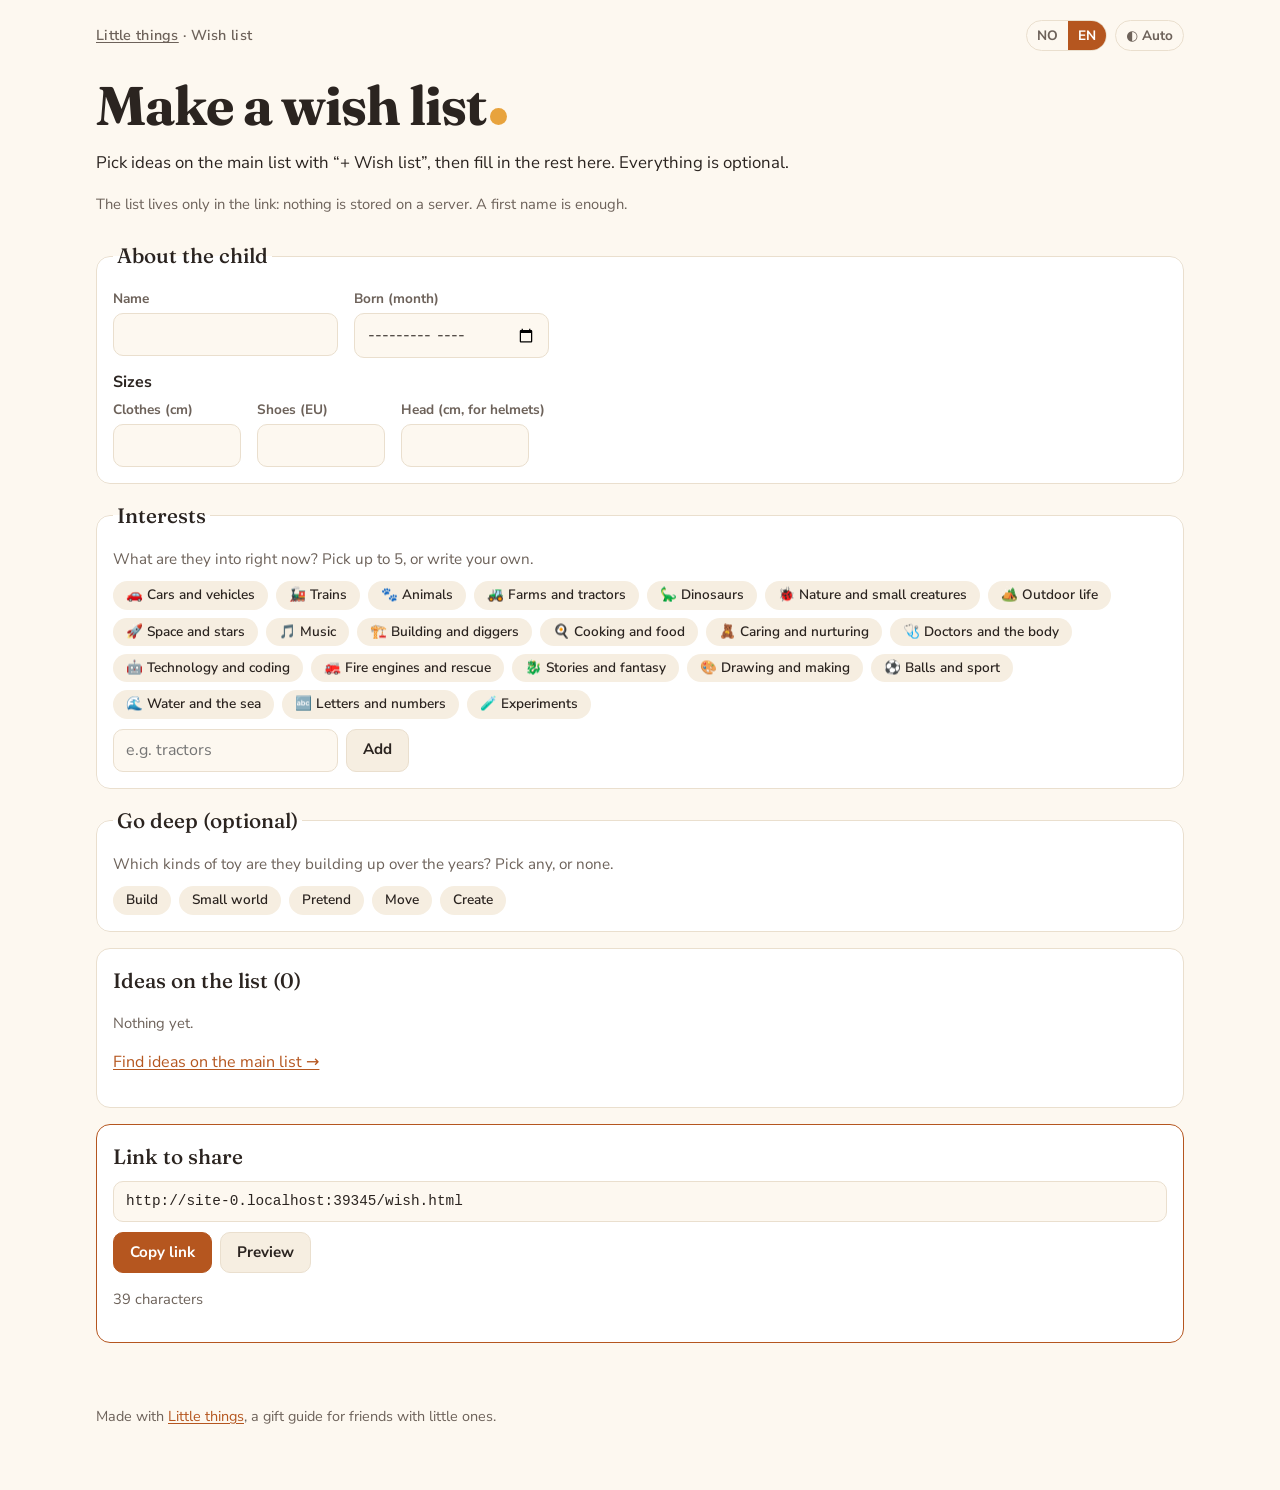
<file: wish.html>
<!doctype html>
<html lang="en">
<head>
  <meta charset="utf-8">
  <meta name="viewport" content="width=device-width, initial-scale=1">
  <!-- Language and theme before first paint: stored choice, else browser language / system theme. Same in every page. -->
  <script>(function(){var d=document.documentElement,l=null;try{var t=localStorage.getItem("lt-theme");if(t==="light"||t==="dark")d.dataset.theme=t;l=localStorage.getItem("lt-lang")}catch(e){}var q=new URLSearchParams(location.search).get("lang");if(q==="no"||q==="en")l=q;if(l!=="no"&&l!=="en"){var n=(navigator.languages||[navigator.language||""]).join(",").toLowerCase();l=/(^|,)(nb|nn|no)\b/.test(n)?"no":"en"}d.dataset.lang=l;d.lang=l==="no"?"nb":"en"})()</script>
  <title>Wish list · Little Things</title>
  <meta name="robots" content="noindex">
  <meta name="description" content="Noen få gode gaver, valgt med omtanke: noe de ønsker seg, noe de trenger, noe å ha på seg og noe å lese. Åpne lenken for å se lista.">
  <meta name="theme-color" content="#fdf8f0" media="(prefers-color-scheme: light)">
  <meta name="theme-color" content="#1d1916" media="(prefers-color-scheme: dark)">
  <meta property="og:type" content="website">
  <meta property="og:site_name" content="Små ting · Little things">
  <meta property="og:title" content="En ønskeliste">
  <meta property="og:description" content="Noen få gode gaver, valgt med omtanke: noe de ønsker seg, noe de trenger, noe å ha på seg og noe å lese. Åpne lenken for å se lista.">
  <meta property="og:image" content="https://dagfrode.com/little-things/img/share-wish.png">
  <meta property="og:image:width" content="1200">
  <meta property="og:image:height" content="630">
  <meta property="og:image:alt" content="En ønskeliste laget med Små ting">
  <meta property="og:locale" content="nb_NO">
  <meta property="og:locale:alternate" content="en_GB">
  <meta name="twitter:card" content="summary_large_image">
  <meta name="twitter:title" content="En ønskeliste">
  <meta name="twitter:description" content="Noen få gode gaver, valgt med omtanke: noe de ønsker seg, noe de trenger, noe å ha på seg og noe å lese. Åpne lenken for å se lista.">
  <meta name="twitter:image" content="https://dagfrode.com/little-things/img/share-wish.png">
  <link rel="apple-touch-icon" href="img/icon-180.png">
  <link rel="manifest" href="site.webmanifest">
  <link rel="icon" href="data:image/svg+xml,<svg xmlns='http://www.w3.org/2000/svg' viewBox='0 0 100 100'><circle cx='50' cy='50' r='46' fill='%23e8a33d'/><circle cx='50' cy='50' r='22' fill='%23fdf8f0'/></svg>">
  <link rel="preconnect" href="https://fonts.googleapis.com">
  <link rel="preconnect" href="https://fonts.gstatic.com" crossorigin>
  <link href="https://fonts.googleapis.com/css2?family=Fraunces:opsz,wght@9..144,500;9..144,700&family=Nunito+Sans:opsz,wght@6..12,400;6..12,600;6..12,700&display=swap" rel="stylesheet">
  <link rel="stylesheet" href="styles.css">
</head>
<body>
  <header class="hero hero-slim">
    <div class="wrap">
      <div class="topbar">
        <p class="eyebrow"><a href="./"><span lang="en">Little things</span><span lang="nb">Små ting</span></a> · <span lang="en">Wish list</span><span lang="nb">Ønskeliste</span></p>
        <div id="site-tools" class="site-tools"></div>
      </div>
    </div>
  </header>

  <main class="wrap" id="wish-root"></main>

  <footer class="wrap footer">
    <p lang="en">Made with <a href="./">Little things</a>, a gift guide for friends with little ones.</p>
    <p lang="nb">Laget med <a href="./">Små ting</a>, en gaveguide for venner med små barn.</p>
  </footer>

  <script src="common.js"></script>
  <script src="wish.js"></script>
</body>
</html>
</file>
<file: styles.css>
:root {
  --bg: #fdf8f0;
  --surface: #ffffff;
  --surface-2: #f6eee1;
  --text: #2b2420;
  --muted: #6d625a;
  --line: #eadfce;
  --accent: #b5561f;
  --accent-ink: #ffffff;
  --sun: #e8a33d;
  --everyday: #2f6f5e;
  --everyday-bg: #e3f1ec;
  --toy: #7a4fa0;
  --toy-bg: #efe7f7;
  --book: #2c5d94;
  --book-bg: #e4edf8;
  --leaf: #3d7a2a;
  --leaf-bg: #e7f3df;
  --warn: #8a4b08;
  --warn-bg: #fdf0dc;
  --shadow: 0 1px 2px rgb(60 40 20 / 0.06), 0 4px 16px rgb(60 40 20 / 0.06);
  --radius: 14px;
  color-scheme: light;
}

@media (prefers-color-scheme: dark) {
  :root:not([data-theme="light"]) {
    --bg: #1d1916;
    --surface: #27221e;
    --surface-2: #322b26;
    --text: #f2e9de;
    --muted: #b3a597;
    --line: #3d352f;
    --accent: #f0915a;
    --accent-ink: #1d1916;
    --everyday: #8fd2bd;
    --everyday-bg: #1f3530;
    --toy: #cfb2ea;
    --toy-bg: #33283e;
    --book: #9fc2ec;
    --book-bg: #1f2c3d;
    --leaf: #a6d98f;
    --leaf-bg: #24331d;
    --warn: #f3c27f;
    --warn-bg: #3a2c19;
    --shadow: 0 1px 2px rgb(0 0 0 / 0.3);
    color-scheme: dark;
  }
}
:root[data-theme="dark"] {
    --bg: #1d1916;
    --surface: #27221e;
    --surface-2: #322b26;
    --text: #f2e9de;
    --muted: #b3a597;
    --line: #3d352f;
    --accent: #f0915a;
    --accent-ink: #1d1916;
    --everyday: #8fd2bd;
    --everyday-bg: #1f3530;
    --toy: #cfb2ea;
    --toy-bg: #33283e;
    --book: #9fc2ec;
    --book-bg: #1f2c3d;
    --leaf: #a6d98f;
    --leaf-bg: #24331d;
    --warn: #f3c27f;
    --warn-bg: #3a2c19;
    --shadow: 0 1px 2px rgb(0 0 0 / 0.3);
    color-scheme: dark;
  }


*, *::before, *::after { box-sizing: border-box; }

body {
  margin: 0;
  background: var(--bg);
  color: var(--text);
  font: 400 1rem/1.55 "Nunito Sans", system-ui, -apple-system, "Segoe UI", sans-serif;
  -webkit-font-smoothing: antialiased;
}

a { color: var(--accent); text-underline-offset: 2px; }
a:hover { text-decoration-thickness: 2px; }

:focus-visible { outline: 3px solid var(--accent); outline-offset: 2px; border-radius: 6px; }

.wrap { max-width: 1120px; margin: 0 auto; padding: 0 16px; }

/* ---- Hero ---------------------------------------------------------------- */

.hero { padding: 48px 0 28px; }
.eyebrow { margin: 0 0 4px; color: var(--muted); font-weight: 600; font-size: 0.9rem; letter-spacing: 0.02em; }
h1 {
  font-family: "Fraunces", Georgia, serif;
  font-weight: 700;
  font-size: clamp(2.6rem, 8vw, 4.2rem);
  line-height: 1;
  margin: 0 0 16px;
  letter-spacing: -0.02em;
}
h1::after {
  content: "";
  display: inline-block;
  width: 0.32em; height: 0.32em;
  margin-left: 0.08em;
  border-radius: 50%;
  background: var(--sun);
}
.lede { font-size: 1.15rem; max-width: 46em; margin: 0 0 24px; }

.principles {
  list-style: none; padding: 0; margin: 0 0 16px;
  display: grid; gap: 12px;
  grid-template-columns: repeat(auto-fit, minmax(240px, 1fr));
}
.principles li {
  background: var(--surface-2);
  border-radius: var(--radius);
  padding: 14px 16px;
  font-size: 0.95rem;
}
.principles strong { display: block; font-family: "Fraunces", Georgia, serif; font-weight: 500; font-size: 1.1rem; margin-bottom: 2px; }
.hero-links { margin: 0; font-size: 0.95rem; }

/* ---- Filters ------------------------------------------------------------- */

.filters {
  background: var(--surface);
  border: 1px solid var(--line);
  border-radius: var(--radius);
  padding: 16px;
  box-shadow: var(--shadow);
  margin-bottom: 24px;
}
.filter-group { margin-bottom: 14px; min-width: 0; }
.filter-label { font-size: 0.8rem; font-weight: 700; text-transform: uppercase; letter-spacing: 0.06em; color: var(--muted); margin: 0 0 6px; display: block; }
.filter-row { display: flex; flex-wrap: wrap; gap: 0 24px; }

.chips { display: flex; flex-wrap: wrap; gap: 8px; }
.chip, .seg button {
  font: inherit;
  color: var(--text);
  background: var(--surface-2);
  border: 1.5px solid transparent;
  border-radius: 999px;
  cursor: pointer;
  transition: background 0.12s, border-color 0.12s;
}
.chip { padding: 6px 14px; display: inline-flex; flex-direction: column; align-items: flex-start; line-height: 1.2; text-align: left; }
.chip-main { font-weight: 700; font-size: 0.95rem; }
.chip-sub { font-size: 0.75rem; color: var(--muted); }
.chip-small { padding: 5px 12px; font-size: 0.85rem; font-weight: 600; }
.chip:hover, .seg button:hover { border-color: var(--line); }
.chip[aria-pressed="true"], .seg button[aria-pressed="true"] {
  background: var(--accent); color: var(--accent-ink); border-color: var(--accent);
}
.chip[aria-pressed="true"] .chip-sub { color: inherit; opacity: 0.85; }

.seg { display: inline-flex; flex-wrap: wrap; gap: 6px; }
.seg button { padding: 6px 14px; font-weight: 600; font-size: 0.9rem; }

.more-filters { border-top: 1px solid var(--line); padding-top: 10px; margin-bottom: 4px; }
.more-filters summary { cursor: pointer; font-weight: 700; color: var(--muted); margin-bottom: 10px; }
#f-q {
  font: inherit; width: 100%; max-width: 420px;
  padding: 8px 12px;
  border: 1.5px solid var(--line); border-radius: 10px;
  background: var(--bg); color: var(--text);
}

.result-bar {
  display: flex; flex-wrap: wrap; align-items: center; justify-content: space-between; gap: 6px 16px;
  border-top: 1px solid var(--line); padding-top: 12px;
}
#count { margin: 0; font-weight: 700; }
.result-actions { display: flex; flex-wrap: wrap; gap: 4px 16px; }
.link-btn { font: inherit; font-size: 0.9rem; background: none; border: 0; padding: 0; color: var(--accent); cursor: pointer; text-decoration: underline; text-underline-offset: 2px; }

/* ---- Cards --------------------------------------------------------------- */

.grid { display: grid; gap: 16px; grid-template-columns: repeat(auto-fill, minmax(min(100%, 320px), 1fr)); }

.card {
  background: var(--surface);
  border: 1px solid var(--line);
  border-top: 5px solid var(--toy);
  border-radius: var(--radius);
  padding: 16px 18px 14px;
  box-shadow: var(--shadow);
  display: flex; flex-direction: column;
}
.card[data-kind="everyday"] { border-top-color: var(--everyday); }
.card[data-kind="book"] { border-top-color: var(--book); }

.card-title { font-family: "Fraunces", Georgia, serif; font-weight: 500; font-size: 1.35rem; line-height: 1.2; margin: 0; }
.card-meta { margin: 2px 0 10px; color: var(--muted); font-weight: 600; font-size: 0.9rem; }

.badges { list-style: none; padding: 0; margin: 0 0 10px; display: flex; flex-wrap: wrap; gap: 5px; }
.badge { font-size: 0.75rem; font-weight: 700; padding: 2px 9px; border-radius: 999px; background: var(--surface-2); color: var(--muted); }
.badge-kind-everyday { background: var(--everyday-bg); color: var(--everyday); }
.badge-kind-toy { background: var(--toy-bg); color: var(--toy); }
.badge-kind-book { background: var(--book-bg); color: var(--book); }
.badge-plastic-none { background: var(--leaf-bg); color: var(--leaf); }
.badge-plastic-none::before { content: "🌿 "; }
.badge-price { background: transparent; border: 1px solid var(--line); color: var(--text); }
.badge-skill { font-weight: 600; }

.why { margin: 0 0 8px; }
.tip, .safety { margin: 0 0 8px; font-size: 0.92rem; }
.safety { background: var(--warn-bg); color: var(--warn); padding: 6px 10px; border-radius: 8px; }
.safety strong, .tip strong { font-weight: 700; }

.buy { margin-top: auto; padding-top: 8px; display: grid; gap: 6px; }
.buy-link {
  display: grid; grid-template-columns: auto 1fr auto; align-items: baseline; gap: 8px;
  padding: 8px 12px;
  background: var(--surface-2);
  border-radius: 10px;
  text-decoration: none; color: var(--text);
  font-size: 0.9rem;
  border: 1.5px solid transparent;
}
.buy-link:hover { border-color: var(--accent); }
.buy-store { font-weight: 700; color: var(--accent); white-space: nowrap; }
.buy-label { min-width: 0; overflow-wrap: anywhere; }
.buy-price { font-weight: 700; white-space: nowrap; }
.diy { margin: 0; font-size: 0.9rem; color: var(--everyday); font-weight: 600; }

.cites { margin: 10px 0 0; font-size: 0.78rem; color: var(--muted); }
.cites a { color: var(--muted); }

.empty { text-align: center; color: var(--muted); padding: 32px 0; }

/* ---- About / sources ----------------------------------------------------- */

.about { margin: 56px 0 0; padding-top: 24px; border-top: 1px solid var(--line); max-width: 52em; }
.about h2 { font-family: "Fraunces", Georgia, serif; font-weight: 500; font-size: 1.6rem; margin: 0 0 10px; }
.about h2:not(:first-child) { margin-top: 32px; }
.about ul { padding-left: 1.2em; }
.about li { margin-bottom: 6px; }
.muted { color: var(--muted); font-size: 0.92rem; }
.source-list { font-size: 0.88rem; padding-left: 1.6em; }
.source-list li { margin-bottom: 8px; scroll-margin-top: 16px; }
.source-list li:target { background: var(--warn-bg); border-radius: 6px; }

.footer { padding-top: 32px; padding-bottom: 48px; color: var(--muted); font-size: 0.9rem; }

@media (max-width: 520px) {
  .hero { padding-top: 32px; }
  .lede { font-size: 1.05rem; margin-bottom: 16px; }
  .principles { gap: 8px; }
  .principles li { padding: 10px 12px; font-size: 0.88rem; }
  .principles strong { font-size: 1rem; }
  .filters { padding: 14px 12px; }
  .chip { padding: 5px 11px; }
  .chip-main { font-size: 0.88rem; }
  .card { padding: 14px 14px 12px; }
}

/* ---- Gift rule ----------------------------------------------------------- */

.label-help { text-transform: none; letter-spacing: 0; font-weight: 600; margin-left: 6px; }
.badge-gift { background: var(--warn-bg); color: var(--warn); }
.badge-gift::before { content: "🎁 "; }
.badge-years { background: var(--everyday-bg); color: var(--everyday); }
.toggle { display: flex; align-items: center; gap: 8px; margin: 0 0 14px; font-weight: 600; cursor: pointer; }
.toggle input { width: 18px; height: 18px; accent-color: var(--accent); margin: 0; }
.toggle .muted { font-weight: 400; }

.eyebrow a { color: inherit; }
.rule-intro { max-width: 46em; margin-bottom: 24px; }
.rule-intro p { margin: 0 0 12px; }
.rule-grid { display: grid; gap: 16px; grid-template-columns: repeat(auto-fill, minmax(min(100%, 320px), 1fr)); counter-reset: rule; }
.rule-card {
  background: var(--surface);
  border: 1px solid var(--line);
  border-radius: var(--radius);
  padding: 18px 18px 16px;
  box-shadow: var(--shadow);
  display: flex; flex-direction: column;
  scroll-margin-top: 16px;
}
.rule-card-extra { background: var(--surface-2); box-shadow: none; }
.rule-num {
  margin: 0 0 8px;
  width: 2rem; height: 2rem; border-radius: 50%;
  display: grid; place-items: center;
  background: var(--sun); color: #2b2420;
  font-family: "Fraunces", Georgia, serif; font-weight: 700;
}
.rule-card-extra .rule-num { background: transparent; border: 2px dashed var(--sun); color: var(--text); }
.rule-card h2 { font-family: "Fraunces", Georgia, serif; font-weight: 500; font-size: 1.4rem; line-height: 1.2; margin: 0 0 8px; }
.rule-card p { margin: 0 0 10px; }
.rule-tip { font-size: 0.92rem; color: var(--muted); }
.rule-tip strong { color: var(--text); }
.rule-link { margin-top: auto; font-weight: 700; }
.rule-link::after { content: " →"; }
.rule-notes { margin-top: 40px; }
.badge-core { background: var(--toy-bg); color: var(--toy); }
.deep { margin-top: 56px; padding-top: 24px; border-top: 1px solid var(--line); scroll-margin-top: 16px; }
.section-title { font-family: "Fraunces", Georgia, serif; font-weight: 700; font-size: clamp(1.8rem, 5vw, 2.6rem); line-height: 1.1; margin: 0 0 16px; letter-spacing: -0.01em; }
.deep-card h3 { font-family: "Fraunces", Georgia, serif; font-weight: 500; font-size: 1.35rem; margin: 0 0 8px; }
.deep-card { border-top: 5px solid var(--toy); }
.rule-card-extra.deep-card { border-top-color: var(--line); }
.deep-filter-note { margin-top: 16px; }

/* ---- Language, theme and site tools ---------------------------------------- */

html[data-lang="no"] [lang="en"],
html[data-lang="en"] [lang="nb"] { display: none !important; }

.topbar { display: flex; flex-wrap: wrap; align-items: center; justify-content: space-between; gap: 8px 16px; margin-bottom: 4px; }
.topbar .eyebrow { margin: 0; }
.site-tools { display: flex; gap: 8px; align-items: center; }
.tool-seg { display: inline-flex; border: 1.5px solid var(--line); border-radius: 999px; overflow: hidden; }
.tool-seg button, .tool-theme {
  font: inherit; font-size: 0.85rem; font-weight: 700; color: var(--muted);
  background: transparent; border: 0; padding: 4px 10px; cursor: pointer;
}
.tool-seg button[aria-pressed="true"] { background: var(--accent); color: var(--accent-ink); }
.tool-theme { border: 1.5px solid var(--line); border-radius: 999px; }
.tool-theme:hover, .tool-seg button:hover { color: var(--text); }
.tool-seg button[aria-pressed="true"]:hover { color: var(--accent-ink); }

/* ---- Wish list: card button and bar --------------------------------------- */

.wish-btn {
  font: inherit; font-size: 0.9rem; font-weight: 700; margin-top: 8px;
  padding: 7px 12px; border-radius: 10px; cursor: pointer;
  background: transparent; color: var(--accent); border: 1.5px dashed var(--accent);
}
.wish-btn[aria-pressed="true"] { background: var(--accent); color: var(--accent-ink); border-style: solid; }
.wish-bar {
  position: sticky; bottom: 0; z-index: 5;
  background: var(--surface); border-top: 1px solid var(--line); box-shadow: 0 -4px 16px rgb(0 0 0 / 0.08);
}
.wish-bar-inner { display: flex; flex-wrap: wrap; align-items: center; justify-content: space-between; gap: 6px 16px; padding-top: 10px; padding-bottom: 10px; font-weight: 700; }

/* ---- Wish list page --------------------------------------------------------- */

.hero-slim { padding: 20px 0 8px; }
.wish-head { margin: 16px 0 24px; max-width: 46em; }
.wish-title { font-size: clamp(2.2rem, 7vw, 3.4rem); overflow-wrap: anywhere; }
.wish-age { font-weight: 700; color: var(--muted); margin: -6px 0 12px; }
.wish-intro { font-size: 1.05rem; }
.wish-section { margin: 32px 0; }
.wish-section h2 { font-family: "Fraunces", Georgia, serif; font-weight: 500; font-size: 1.7rem; margin: 0 0 6px; overflow-wrap: anywhere; }
.wish-section h3 { font-size: 1rem; margin: 16px 0 6px; }
.wish-concept { max-width: 46em; margin: 0 0 12px; color: var(--muted); }
.wish-sizes { font-weight: 700; margin: 0 0 12px; }
.wish-actions { margin: 40px 0 0; font-weight: 600; }
.interest-tags { list-style: none; padding: 0; margin: 0; display: flex; flex-wrap: wrap; gap: 8px; }
.interest-tag { background: var(--surface-2); border-radius: 999px; padding: 6px 14px; font-weight: 700; overflow-wrap: anywhere; }
.mini-list { padding-left: 1.2em; margin: 0; }
.mini-list li { margin-bottom: 4px; }
.mini-head { font-weight: 700; margin: 8px 0 4px; }
.card.outgrown { opacity: 0.6; }
.outgrown-note { margin: 2px 0 0; font-size: 0.85rem; font-weight: 700; color: var(--warn); }

.form-box { border: 1px solid var(--line); border-radius: var(--radius); background: var(--surface); padding: 16px; margin: 0 0 16px; min-width: 0; }
.form-box legend, .form-title { font-family: "Fraunces", Georgia, serif; font-weight: 500; font-size: 1.3rem; padding: 0 4px; margin: 0; }
.form-title { padding: 0; margin-bottom: 8px; }
.form-help { color: var(--muted); margin: 0 0 10px; font-size: 0.95rem; }
.form-sub { font-weight: 700; margin: 12px 0 4px; }
.form-row { display: flex; flex-wrap: wrap; gap: 12px 16px; }
.form-field { display: flex; flex-direction: column; gap: 4px; min-width: 0; }
.form-label { font-size: 0.85rem; font-weight: 700; color: var(--muted); }
.form-box input[type="text"], .form-box input[type="month"] {
  font: inherit; padding: 8px 12px; border: 1.5px solid var(--line); border-radius: 10px;
  background: var(--bg); color: var(--text); max-width: 100%;
}
.input-short { width: 8em; }
.own-words { margin-top: 10px; }
.own-words:empty { display: none; }
.own-form { display: flex; gap: 8px; margin-top: 10px; flex-wrap: wrap; }
.chip:disabled { opacity: 0.45; cursor: not-allowed; }
.btn {
  font: inherit; font-weight: 700; font-size: 0.95rem; padding: 8px 16px; border-radius: 10px; cursor: pointer;
  background: var(--surface-2); color: var(--text); border: 1.5px solid var(--line); text-decoration: none; display: inline-block;
}
.btn:disabled { opacity: 0.5; cursor: not-allowed; }
.btn-primary { background: var(--accent); color: var(--accent-ink); border-color: var(--accent); }
.pick-list { list-style: none; padding: 0; margin: 0 0 8px; }
.pick { display: flex; align-items: center; justify-content: space-between; gap: 8px; padding: 8px 0; border-bottom: 1px solid var(--line); }
.pick-text { min-width: 0; overflow-wrap: anywhere; }
.pick-warn { color: var(--warn); font-weight: 700; font-size: 0.9rem; }
.pick-btns { display: flex; gap: 4px; flex-shrink: 0; }
.icon-btn { font: inherit; width: 2rem; height: 2rem; border-radius: 8px; border: 1.5px solid var(--line); background: var(--surface-2); color: var(--text); cursor: pointer; }
.icon-btn:disabled { opacity: 0.35; cursor: default; }
.share-box { border-color: var(--accent); }
.share-input { width: 100%; font-family: ui-monospace, monospace !important; font-size: 0.9rem !important; }
.share-row { display: flex; gap: 8px; margin: 10px 0 6px; flex-wrap: wrap; }
</file>
